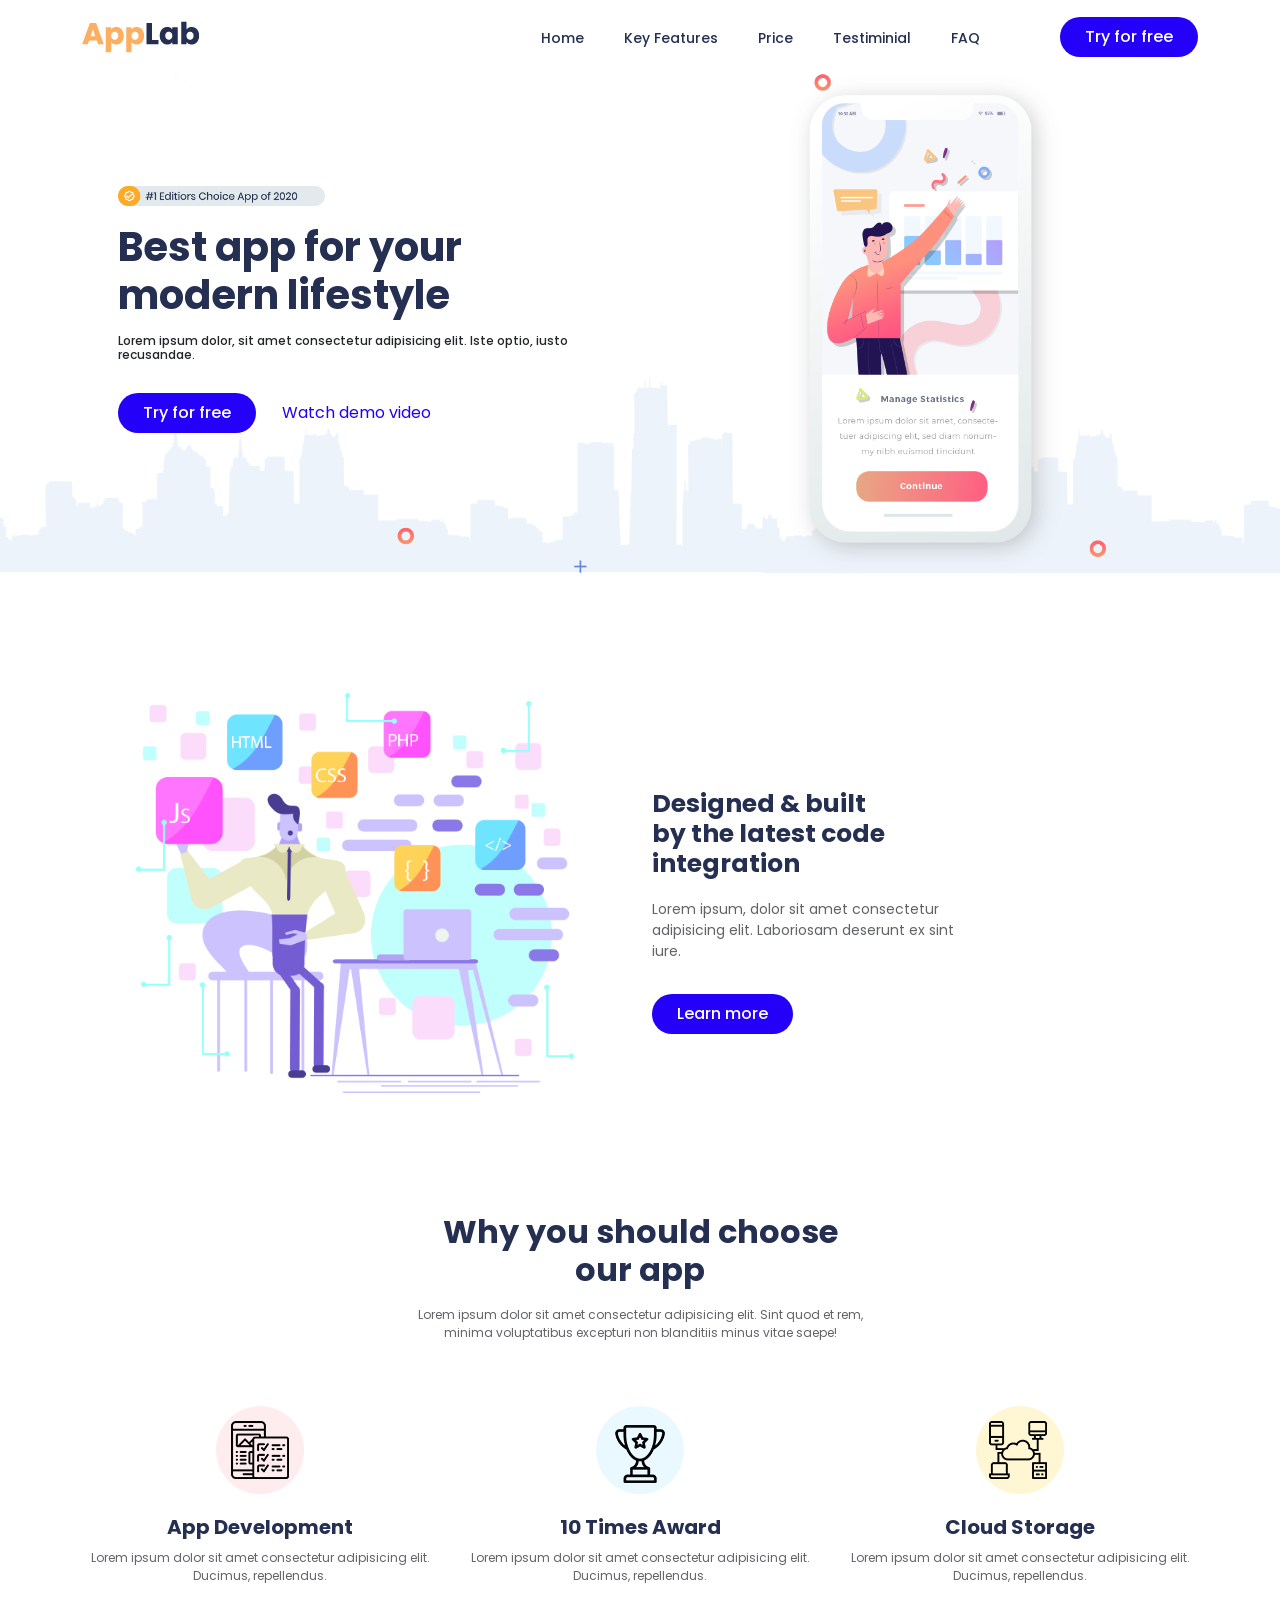
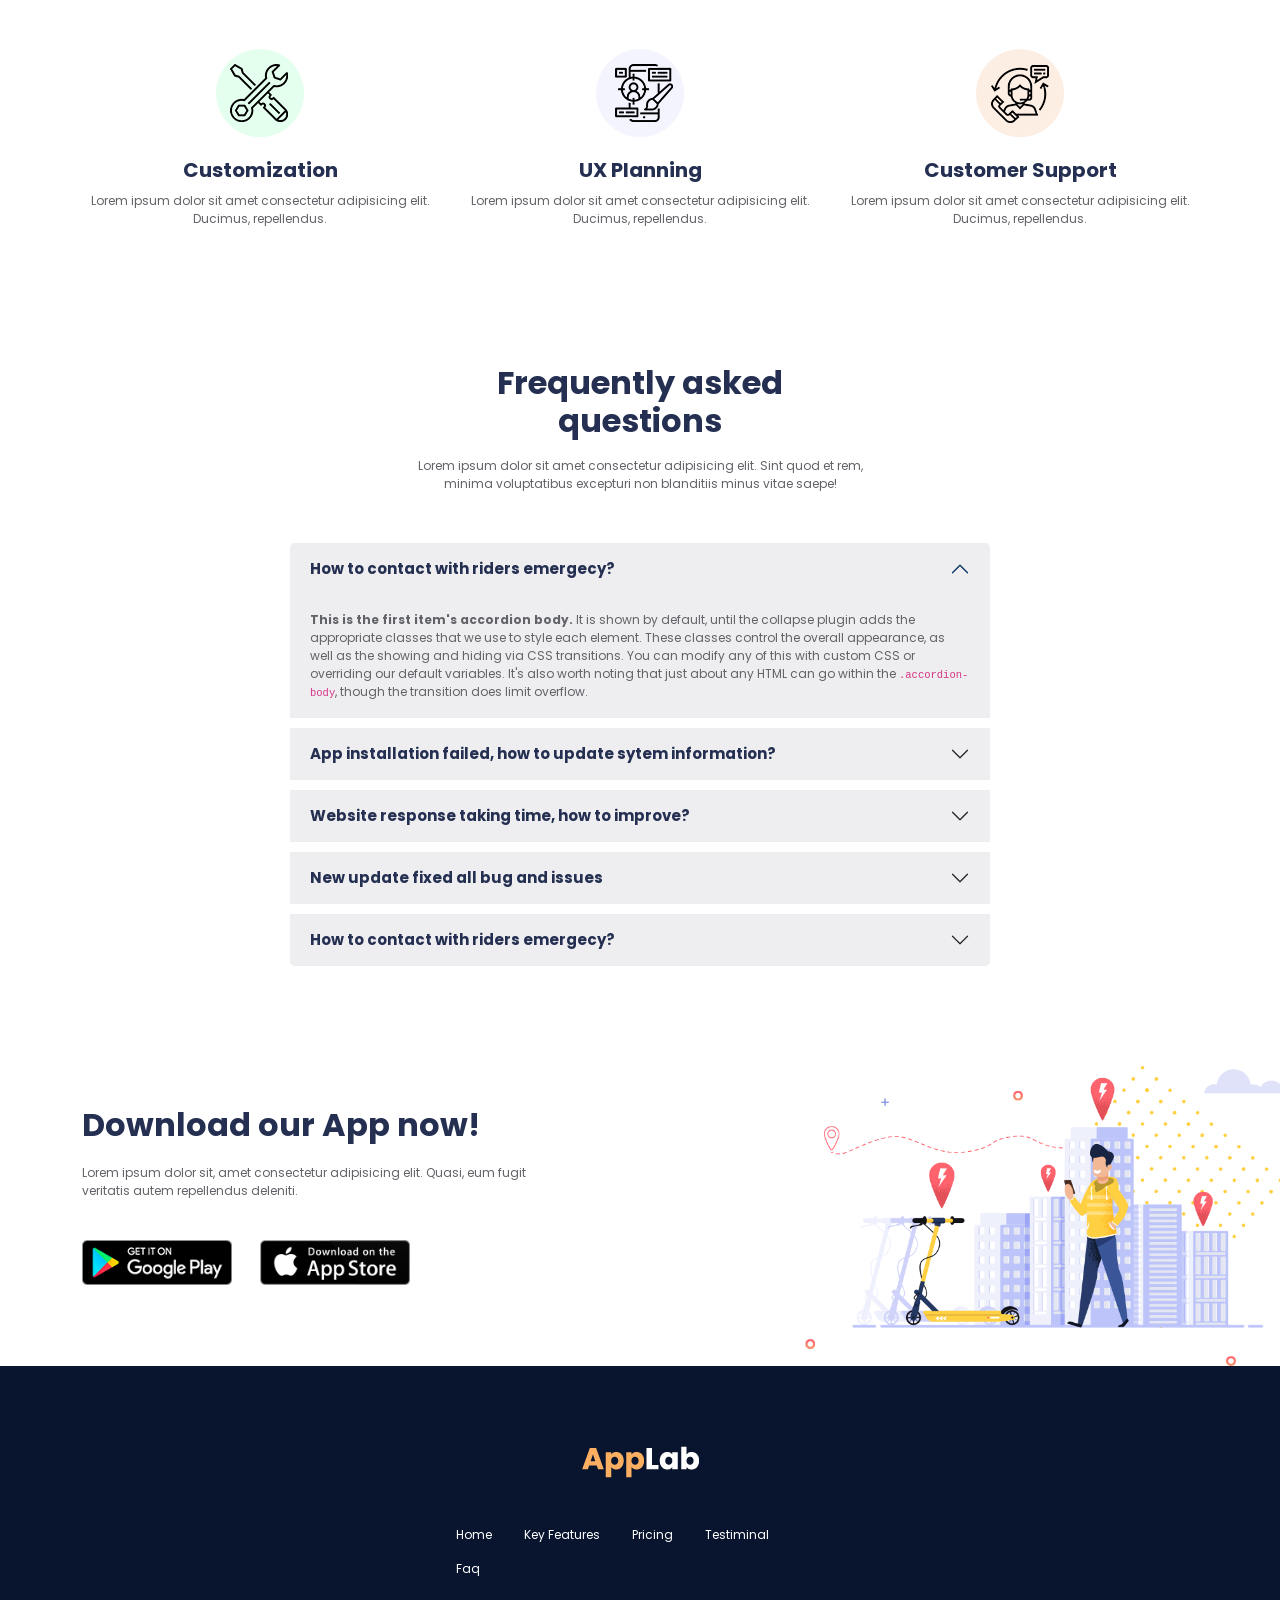
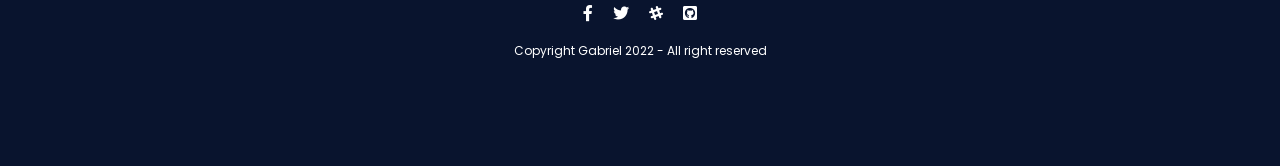
<file: desenvolvimento-site-main/index.html>
<!DOCTYPE html>
<html lang="pt-br">
<head>
    <meta charset="UTF-8">
    <meta http-equiv="X-UA-Compatible" content="IE=edge">
    <meta name="viewport" content="width=device-width, initial-scale=1.0">
    <title>AppLab WebSite</title>
    <link rel="preconnect" href="https://fonts.googleapis.com">
    <link rel="preconnect" href="https://fonts.gstatic.com" crossorigin>
    <link href="https://fonts.googleapis.com/css2?family=Poppins:ital,wght@0,400;0,500;0,700;1,400;1,500;1,700&display=swap" rel="stylesheet">
    <link href="https://cdn.jsdelivr.net/npm/bootstrap@5.1.3/dist/css/bootstrap.min.css" rel="stylesheet" integrity="sha384-1BmE4kWBq78iYhFldvKuhfTAU6auU8tT94WrHftjDbrCEXSU1oBoqyl2QvZ6jIW3" crossorigin="anonymous">
    <link rel="stylesheet" href="./css/style.css">
    <link rel="stylesheet" href="https://pro.fontawesome.com/releases/v5.10.0/css/all.css" integrity="sha384-AYmEC3Yw5cVb3ZcuHtOA93w35dYTsvhLPVnYs9eStHfGJvOvKxVfELGroGkvsg+p" crossorigin="anonymous"/>
</head>
<body>
    <nav class="navbar navbar-expand-md navbar-light" id="menu-superior">
        <div class="container">
          <a class="navbar-brand" href="#">
              <img src="./img/AppLab.png" alt="">
          </a>
          <button class="navbar-toggler" type="button" data-bs-toggle="collapse" data-bs-target="#navbarSupportedContent" aria-controls="navbarSupportedContent" aria-expanded="false" aria-label="Toggle navigation">
            <span class="navbar-toggler-icon"></span>
          </button>
            <div class="collapse navbar-collapse" id="navbarSupportedContent">
                <ul class="ms-auto navbar-nav mb-2">
                    <li class="nav-item me-4">
                        <a class="nav-link" aria-current="page" href="#">Home</a>
                    </li>
                    <li class="nav-item me-4">
                        <a class="nav-link" href="#">Key Features</a>
                    </li>
                    <li class="nav-item me-4">
                        <a class="nav-link" href="#">Price</a>
                    </li>
                    <li class="nav-item me-4">
                        <a class="nav-link" href="#">Testiminial</a>
                    </li>
                    <li class="nav-item me-4">
                        <a class="nav-link" href="#">FAQ</a>
                    </li>
                </ul>
                <button class="btn-applab ms-5">Try for free</button>
            </div>
        </div>
    </nav>

    <div id="cidadezinha">
        <div id="apresentacao">
            <div class="container">
                <div class="row">
                    <div class="col-md-6 ps-5" id="titulo">
                        <img src="./img/_1 Editiors Choice App of 2020.png" alt="" height="20px">
                        <h1 class="mt-3">Best app for your modern lifestyle</h1>
                        <h5>Lorem ipsum dolor, sit amet consectetur adipisicing elit. Iste optio, iusto recusandae.</h5>
                        <button class="btn-applab me-3">Try for free</button>
                        <button class="btn-applab-limpo">Watch demo video</button>
                    </div>
                    <div class="col-md-6 text-center">
                        <img src="./img/Vector Smart Object.png" alt="" id="imagem-celular">
                    </div>
                </div>
            </div>
        </div>
    </div>

    <div id="sobre">
        <div class="container">
            <div class="row">
                <div class="col-md-6 text-center">
                    <img src="./img/Vector Smart Object3.png" alt="">
                </div>
                <div class="col-md-6">
                    <h2 class="mt-5 pt-5">Designed & built by the latest code integration</h2>
                    <p>Lorem ipsum, dolor sit amet consectetur adipisicing elit. Laboriosam deserunt ex sint iure.</p>
                    <button class="btn-applab mt-3">
                        Learn more
                    </button>
                </div>
            </div>
        </div>
    </div>

    <div id="funcionalidades" class="container mt-5 pt-5">
        <div class="text-center">
            <h2 class="pt-4 color-azul mb-3">Why you should choose our app</h2>
            <p class="text-explicativo">Lorem ipsum dolor sit amet consectetur adipisicing elit. Sint quod et rem, minima voluptatibus excepturi non blanditiis minus vitae saepe!</p>
        </div>
        
        <div id="lista-funcionalidades" class="mt-5 pt-3">
            <div class="row">
                <div class="col-md-4 text-center">
                    <img src="./img/web-design.png" alt="">
                    <h5 class="color-azul">App Development</h5>
                    <p>Lorem ipsum dolor sit amet consectetur adipisicing elit. Ducimus, repellendus.</p>
                </div>
                <div class="col-md-4 text-center">
                    <img src="./img/trophy.png" alt="">
                    <h5 class="color-azul">10 Times Award</h5>
                    <p>Lorem ipsum dolor sit amet consectetur adipisicing elit. Ducimus, repellendus.</p>
                </div>
                <div class="col-md-4 text-center">
                    <img src="./img/computer.png" alt="">
                    <h5 class="color-azul">Cloud Storage</h5>
                    <p>Lorem ipsum dolor sit amet consectetur adipisicing elit. Ducimus, repellendus.</p>
                </div>
            </div>
            <div class="row mt-5">
                <div class="col-md-4 text-center">
                    <img src="./img/customer-support.png" alt="">
                    <h5 class="color-azul">Customization</h5>
                    <p>Lorem ipsum dolor sit amet consectetur adipisicing elit. Ducimus, repellendus.</p>
                </div>
                <div class="col-md-4 text-center">
                    <img src="./img/ui.png" alt="">
                    <h5 class="color-azul">UX Planning</h5>
                    <p>Lorem ipsum dolor sit amet consectetur adipisicing elit. Ducimus, repellendus.</p>
                </div>
                <div class="col-md-4 text-center">
                    <img src="./img/customer-service.png" alt="">
                    <h5 class="color-azul">Customer Support</h5>
                    <p>Lorem ipsum dolor sit amet consectetur adipisicing elit. Ducimus, repellendus.</p>
                </div>
            </div>
        </div>
    </div>

    <div id="faq" class="container mt-5 pt-5">
        <div class="text-center">
            <h2 class="pt-4 color-azul mb-3" id="titulo-faq">Frequently asked questions</h2>
            <p class="text-explicativo">Lorem ipsum dolor sit amet consectetur adipisicing elit. Sint quod et rem, minima voluptatibus excepturi non blanditiis minus vitae saepe!</p>
        </div>

        <div class="accordion" id="accordionPanelsStayOpenExample">
            <div class="accordion-item">
              <h3 class="accordion-header" id="panelsStayOpen-headingOne">
                <button class="accordion-button" type="button" data-bs-toggle="collapse" data-bs-target="#panelsStayOpen-collapseOne" aria-expanded="true" aria-controls="panelsStayOpen-collapseOne">
                  How to contact with riders emergecy?
                </button>
              </h3>
              <div id="panelsStayOpen-collapseOne" class="accordion-collapse collapse show" aria-labelledby="panelsStayOpen-headingOne">
                <div class="accordion-body">
                  <strong>This is the first item's accordion body.</strong> It is shown by default, until the collapse plugin adds the appropriate classes that we use to style each element. These classes control the overall appearance, as well as the showing and hiding via CSS transitions. You can modify any of this with custom CSS or overriding our default variables. It's also worth noting that just about any HTML can go within the <code>.accordion-body</code>, though the transition does limit overflow.
                </div>
              </div>
            </div>
            <div class="accordion-item">
              <h3 class="accordion-header" id="panelsStayOpen-headingTwo">
                <button class="accordion-button collapsed" type="button" data-bs-toggle="collapse" data-bs-target="#panelsStayOpen-collapseTwo" aria-expanded="false" aria-controls="panelsStayOpen-collapseTwo">
                  App installation failed, how to update sytem information?
                </button>
              </h3>
              <div id="panelsStayOpen-collapseTwo" class="accordion-collapse collapse" aria-labelledby="panelsStayOpen-headingTwo">
                <div class="accordion-body">
                  <strong>This is the second item's accordion body.</strong> It is hidden by default, until the collapse plugin adds the appropriate classes that we use to style each element. These classes control the overall appearance, as well as the showing and hiding via CSS transitions. You can modify any of this with custom CSS or overriding our default variables. It's also worth noting that just about any HTML can go within the <code>.accordion-body</code>, though the transition does limit overflow.
                </div>
              </div>
            </div>
            <div class="accordion-item">
              <h3 class="accordion-header" id="panelsStayOpen-headingThree">
                <button class="accordion-button collapsed" type="button" data-bs-toggle="collapse" data-bs-target="#panelsStayOpen-collapseThree" aria-expanded="false" aria-controls="panelsStayOpen-collapseThree">
                  Website response taking time, how to improve?
                </button>
              </h3>
              <div id="panelsStayOpen-collapseThree" class="accordion-collapse collapse" aria-labelledby="panelsStayOpen-headingThree">
                <div class="accordion-body">
                  <strong>This is the third item's accordion body.</strong> It is hidden by default, until the collapse plugin adds the appropriate classes that we use to style each element. These classes control the overall appearance, as well as the showing and hiding via CSS transitions. You can modify any of this with custom CSS or overriding our default variables. It's also worth noting that just about any HTML can go within the <code>.accordion-body</code>, though the transition does limit overflow.
                </div>
              </div>
            </div>
            <div class="accordion-item">
                <h3 class="accordion-header" id="panelsStayOpen-headingFour">
                  <button class="accordion-button collapsed" type="button" data-bs-toggle="collapse" data-bs-target="#panelsStayOpen-collapseFour" aria-expanded="false" aria-controls="panelsStayOpen-collapseFour">
                    New update fixed all bug and issues
                  </button>
                </h3>
                <div id="panelsStayOpen-collapseThree" class="accordion-collapse collapse" aria-labelledby="panelsStayOpen-headingFour">
                  <div class="accordion-body">
                    <strong>This is the third item's accordion body.</strong> It is hidden by default, until the collapse plugin adds the appropriate classes that we use to style each element. These classes control the overall appearance, as well as the showing and hiding via CSS transitions. You can modify any of this with custom CSS or overriding our default variables. It's also worth noting that just about any HTML can go within the <code>.accordion-body</code>, though the transition does limit overflow.
                  </div>
                </div>
              </div>
              <div class="accordion-item">
                <h3 class="accordion-header" id="panelsStayOpen-headingFour">
                  <button class="accordion-button collapsed" type="button" data-bs-toggle="collapse" data-bs-target="#panelsStayOpen-collapseThree" aria-expanded="false" aria-controls="panelsStayOpen-collapseFour">
                    How to contact with riders emergecy?
                  </button>
                </h3>
                <div id="panelsStayOpen-collapsefive" class="accordion-collapse collapse" aria-labelledby="panelsStayOpen-headingFive">
                  <div class="accordion-body">
                    <strong>This is the third item's accordion body.</strong> It is hidden by default, until the collapse plugin adds the appropriate classes that we use to style each element. These classes control the overall appearance, as well as the showing and hiding via CSS transitions. You can modify any of this with custom CSS or overriding our default variables. It's also worth noting that just about any HTML can go within the <code>.accordion-body</code>, though the transition does limit overflow.
                  </div>
                </div>
              </div>
        </div>
    </div>

    <div id="download">
        <div class="container">
            <h2 class="color-azul">Download our App now!</h2>  
            <p>Lorem ipsum dolor sit, amet consectetur adipisicing elit. Quasi, eum fugit veritatis autem repellendus deleniti.</p>
            <img src="./img/en_badge_web_generic.png" alt="" class="me-4">
            <img src="./img/download-on-the-app-store-apple.png" alt="">
        </div>
    </div>

    <footer class="text-center text-white">
        <img src="./img/AppLab2.png" alt="">
        <div class="menu-inferior">
            <ul class="nav">
                <li class="nav-item">
                    <a class="nav-link active" href="#">Home</a>
                </li>
                <li class="nav-item">
                    <a class="nav-link" href="#">Key Features</a>
                </li>
                <li class="nav-item">
                    <a class="nav-link" href="#">Pricing</a>
                </li>
                <li class="nav-item">
                    <a class="nav-link">Testiminal</a>
                </li>
                <li class="nav-item">
                    <a class="nav-link">Faq</a>
                </li>
            </ul>
        </div>
        <div class="my-3">
            <i class="fab fa-facebook-f me-3"></i>
            <i class="fab fa-twitter me-3"></i>
            <i class="fab fa-slack-hash me-3"></i>
            <i class="fab fa-github-square"></i>
        </div>
        

        <p>Copyright Gabriel 2022 - All right reserved</p>


    </footer>

    <script src="https://cdn.jsdelivr.net/npm/@popperjs/core@2.10.2/dist/umd/popper.min.js" integrity="sha384-7+zCNj/IqJ95wo16oMtfsKbZ9ccEh31eOz1HGyDuCQ6wgnyJNSYdrPa03rtR1zdB" crossorigin="anonymous"></script>
    <script src="https://cdn.jsdelivr.net/npm/bootstrap@5.1.3/dist/js/bootstrap.min.js" integrity="sha384-QJHtvGhmr9XOIpI6YVutG+2QOK9T+ZnN4kzFN1RtK3zEFEIsxhlmWl5/YESvpZ13" crossorigin="anonymous"></script>
    <script src="https://ajax.googleapis.com/ajax/libs/jquery/3.6.0/jquery.min.js"></script>
</body>
</html>
</file>
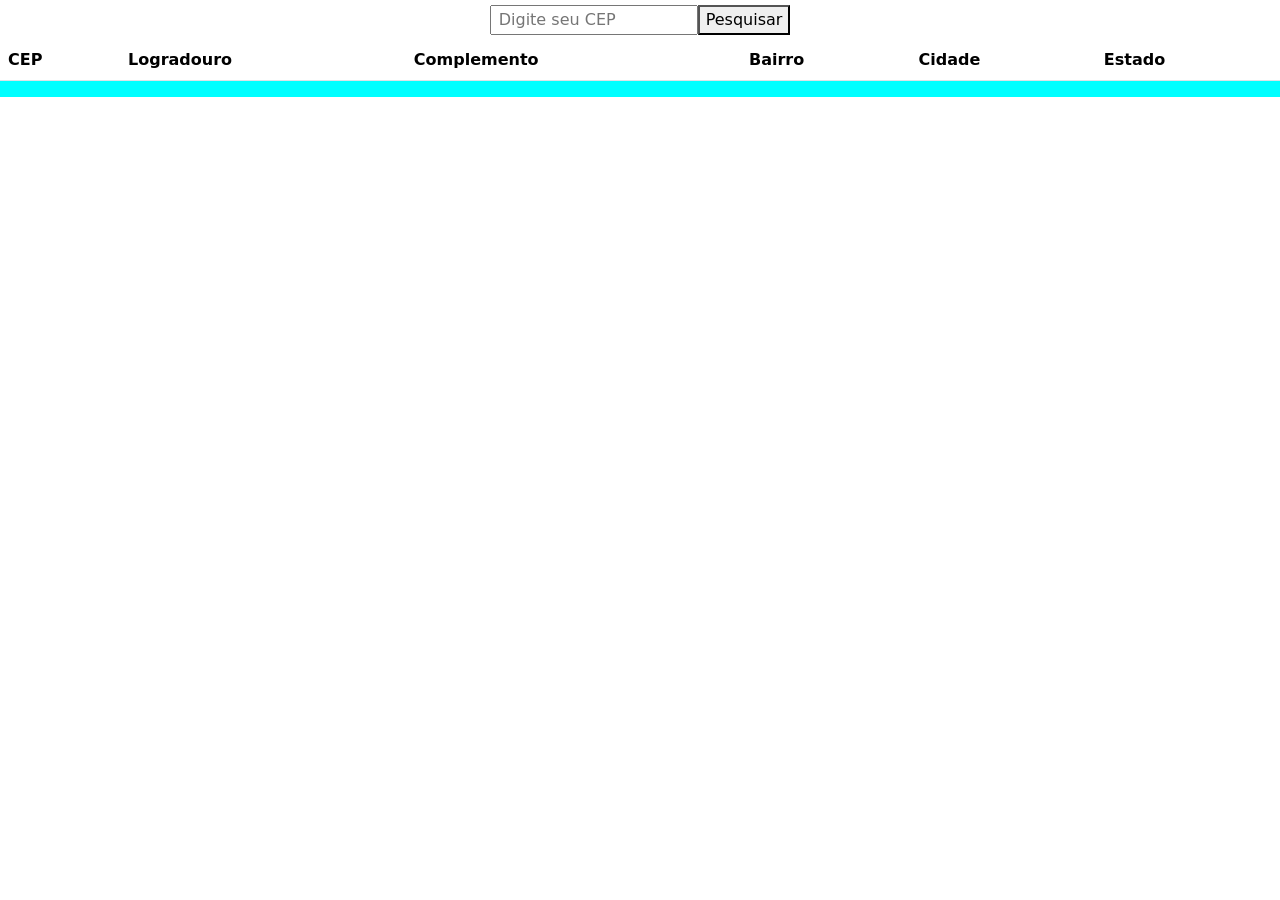
<file: Front_End/index.html>
<!DOCTYPE html>
<html lang="pt-br">
<head>
    <meta charset="UTF-8">
    <meta http-equiv="X-UA-Compatible" content="IE=edge">
    <link href="https://cdn.jsdelivr.net/npm/bootstrap@5.3.0-alpha1/dist/css/bootstrap.min.css" rel="stylesheet" integrity="sha384-GLhlTQ8iRABdZLl6O3oVMWSktQOp6b7In1Zl3/Jr59b6EGGoI1aFkw7cmDA6j6gD" crossorigin="anonymous">
    <link rel="stylesheet" href="./style/style.css">
    <meta name="viewport" content="width=device-width, initial-scale=1.0">
    <title>Front End</title>
</head>
<body>
    <div id="background"></div>
    <div id="pesquesar">
        <input type="number" id="cepDigitado" placeholder=" Digite seu CEP">
        <button onclick="pesquisarCep()">Pesquisar</button>
        <div class="spinner-border" role="status" id="spinner">
            <span class="visually-hidden">Loading...</span>
        </div>
    </div>

    <div id="list">
        <table id="listagem" class="table">
            <tr>
                <th>CEP</th>
                <th>Logradouro</th>
                <th>Complemento</th>
                <th>Bairro</th>
                <th>Cidade</th>
                <th>Estado</th>
            </tr>
            
        </table>
    </div>

    <script src="./script/main.js"></script>
    <script src="https://cdn.jsdelivr.net/npm/bootstrap@5.3.0-alpha1/dist/js/bootstrap.bundle.min.js" integrity="sha384-w76AqPfDkMBDXo30jS1Sgez6pr3x5MlQ1ZAGC+nuZB+EYdgRZgiwxhTBTkF7CXvN" crossorigin="anonymous"></script>
</body>
</html>
</file>
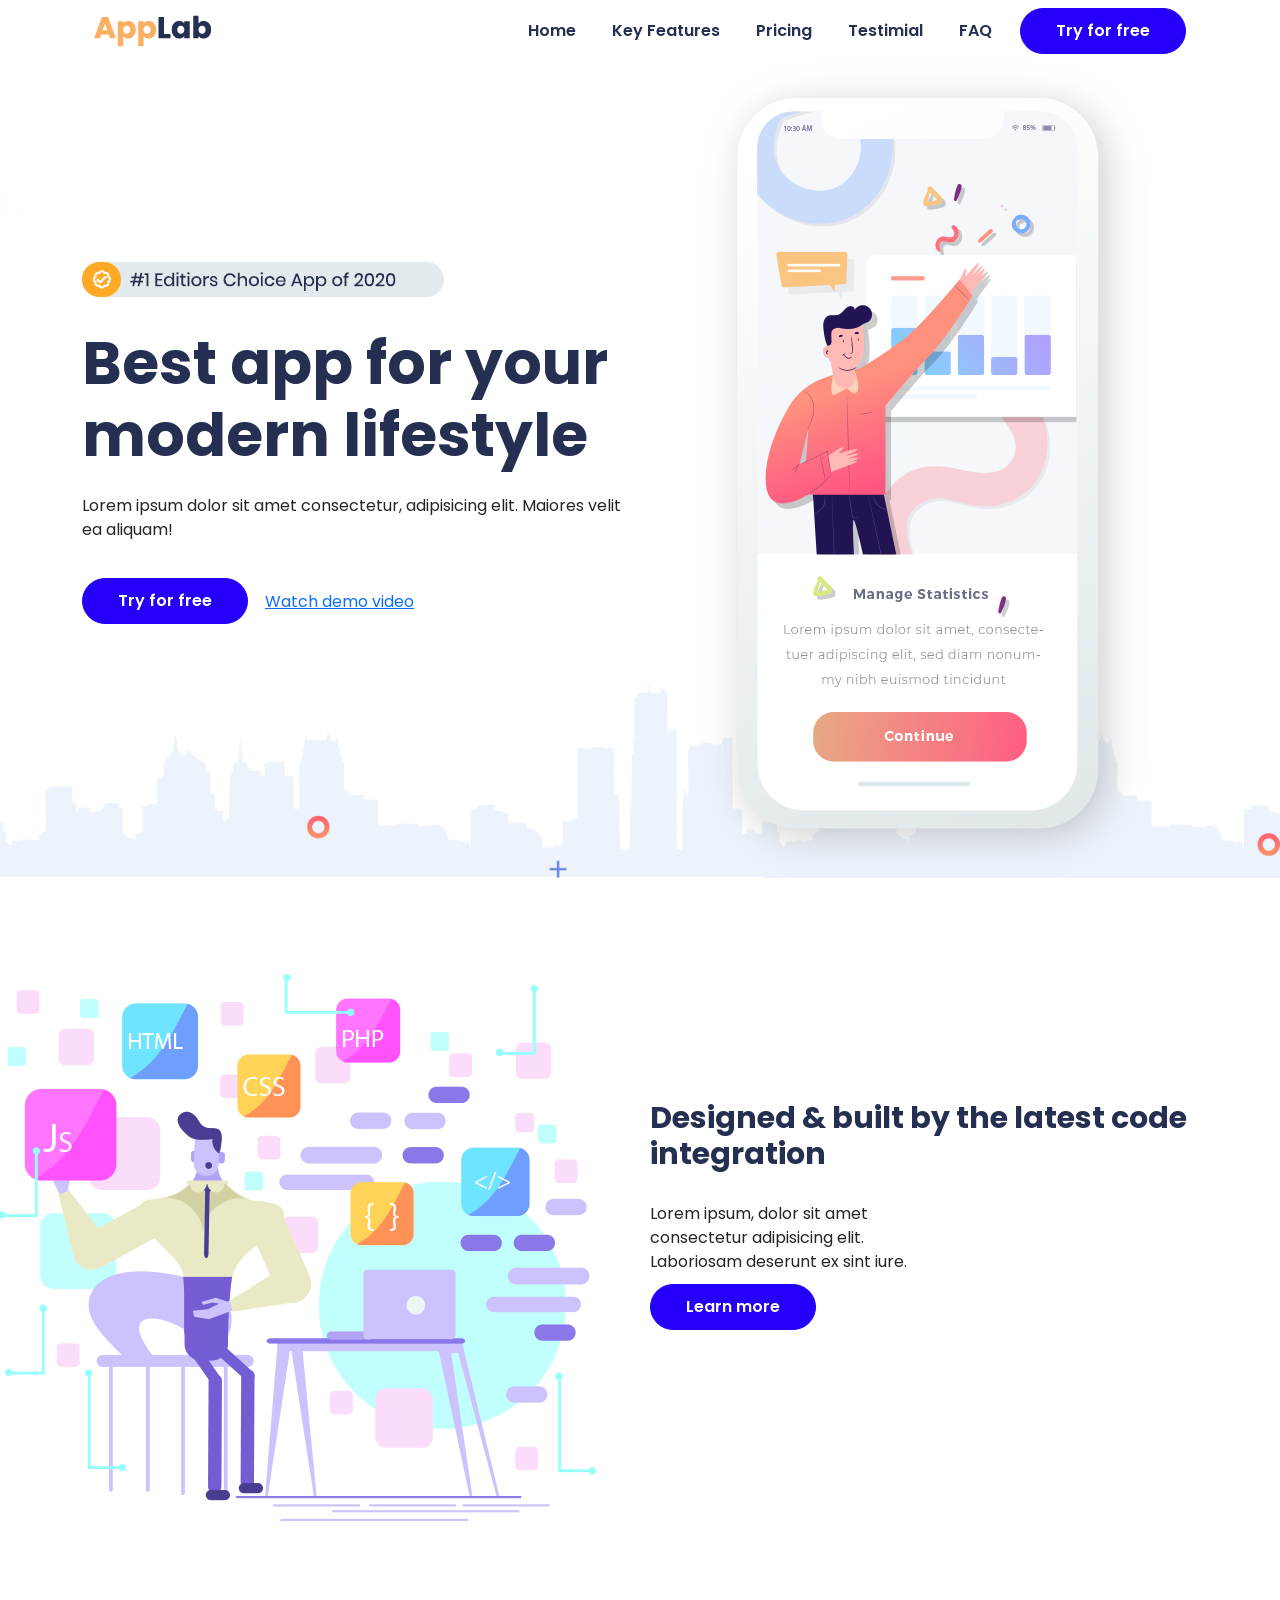
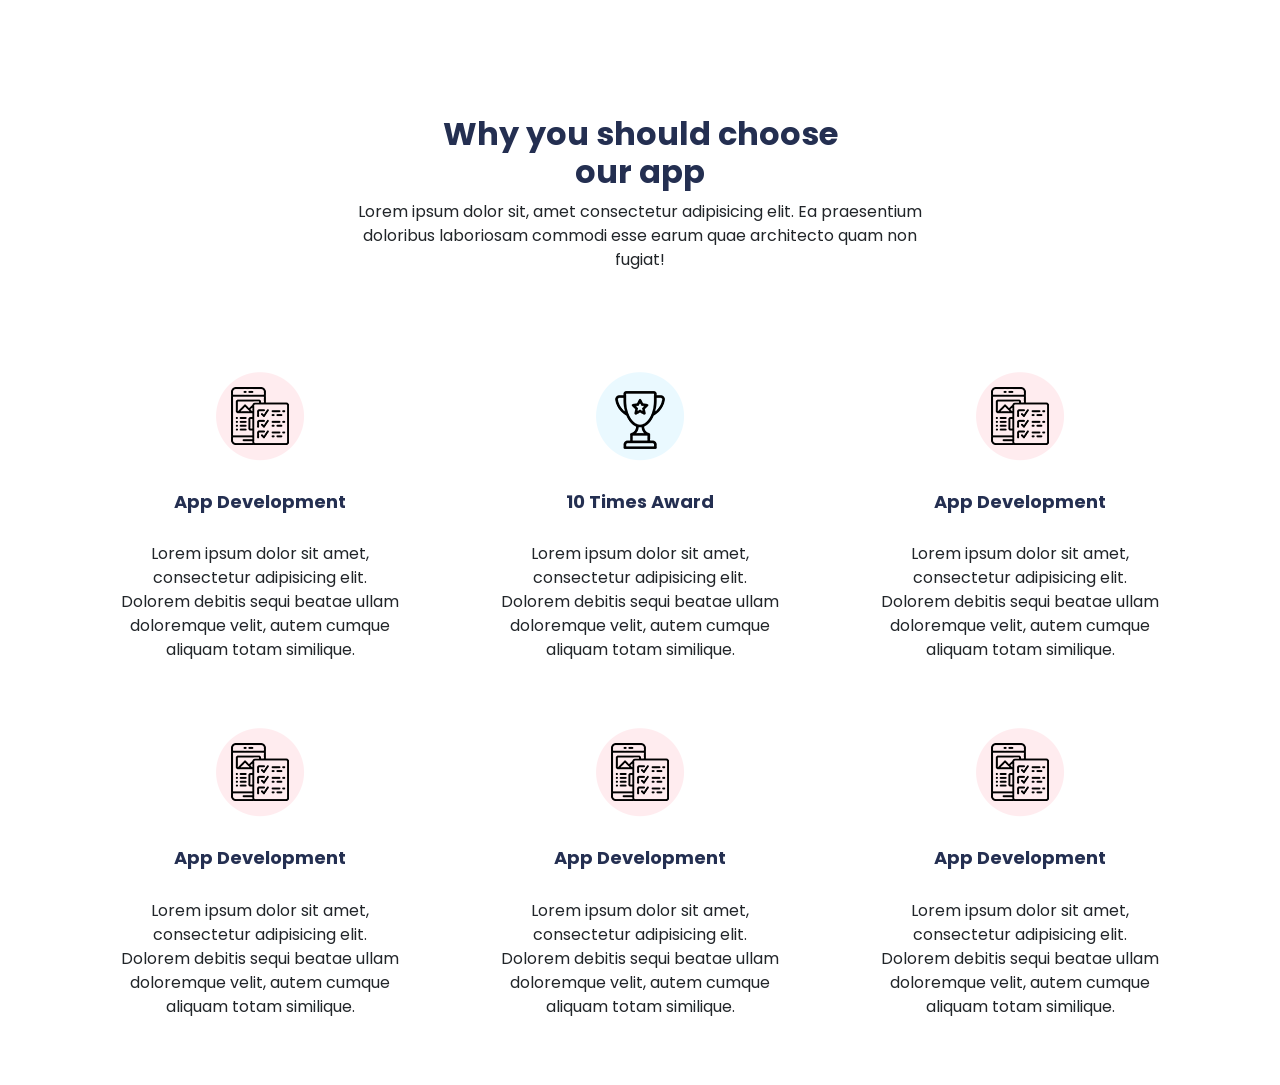
<file: site/index.html>
<!DOCTYPE html>
<html lang="en">
<head>
    <meta charset="UTF-8">
    <meta http-equiv="X-UA-Compatible" content="IE=edge">
    <meta name="viewport" content="width=device-width, initial-scale=1.0">
    <title>AppLab</title>
    <link rel="stylesheet" href="./style.css">
    <link href="https://cdn.jsdelivr.net/npm/bootstrap@5.3.0-alpha1/dist/css/bootstrap.min.css" rel="stylesheet" integrity="sha384-GLhlTQ8iRABdZLl6O3oVMWSktQOp6b7In1Zl3/Jr59b6EGGoI1aFkw7cmDA6j6gD" crossorigin="anonymous">
    <link rel="preconnect" href="https://fonts.googleapis.com">
    <link rel="preconnect" href="https://fonts.gstatic.com" crossorigin>
    <link href="https://fonts.googleapis.com/css2?family=Poppins:ital,wght@0,400;0,600;0,700;1,400&display=swap" rel="stylesheet">
</head>
<body id="pagina">
    <div class="container">
        <nav class="navbar navbar-expand-lg">
            <div class="container-fluid">
              <a class="navbar-brand" href="#">
                <img src="./img/AppLab.png" alt="">
              </a>
              <button class="navbar-toggler" type="button" data-bs-toggle="collapse" data-bs-target="#navbarSupportedContent" aria-controls="navbarSupportedContent" aria-expanded="false" aria-label="Toggle navigation">
                <span class="navbar-toggler-icon"></span>
              </button>
              <div class="collapse navbar-collapse" id="navbarSupportedContent">
                <ul class="navbar-nav ms-auto mb-2 mb-lg-0">
                  <li class="nav-item">
                    <a class="nav-link active" aria-current="page" href="#">Home</a>
                  </li>
                  <li class="nav-item">
                    <a class="nav-link active" aria-current="page" href="#">Key Features</a>
                  </li>
                  <li class="nav-item">
                    <a class="nav-link active" aria-current="page" href="#">Pricing</a>
                  </li>
                  <li class="nav-item">
                    <a class="nav-link active" aria-current="page" href="#">Testimial</a>
                  </li>
                  <li class="nav-item">
                    <a class="nav-link active" aria-current="page" href="#">FAQ</a>
                  </li>
                </ul>
                <form class="d-flex" role="search">
                  <button class="botao-azul" type="submit">Try for free</button>
                </form>
              </div>
            </div>
          </nav>
    </div>

    <section id="home">
        <div class="container">
            <div class="row">
                <div class="col-md-6" id="esquerdo">
                    <img src="./img/_1 Editiors Choice App of 2020.png" alt="">
                    <h1>Best app for your modern lifestyle</h1>
                    <p>Lorem ipsum dolor sit amet consectetur, adipisicing elit. Maiores velit ea aliquam!</p>
                    <button class="botao-azul">Try for free</button>
                    <button class="btn btn-link">Watch demo video</button>
                </div>
                <div class="col-md-6 text-center" id="direito">
                    <img src="./img/Vector Smart Object.png" alt="">
                </div>
            </div>
        </div>
    </section>
    <div class="containerDesigned mt-5 pt-5" >
      <section id="designed" class="text- ">
        <div class="row">
          <div class="col-md-6"> 
            <img src="./img/Vector Smart Object3.png" alt="">
          </div>

          <div class="col-md-6 mt-5 pt-5 d-flex flex-column align-items-baseline" >
            <h3>Designed & built by the latest code integration</h3>
            <p>Lorem ipsum, dolor sit amet consectetur adipisicing elit. Laboriosam deserunt ex sint iure.</p>
            <button class="botao-azul">Learn more</button>
          </div>

        </div>

      </section>
    </div> 

    <div class="container mt-5 pt-5">
        <section id="features" class="text-center mt-5">
            <div class="justify-content-center d-flex flex-column align-items-center">
                <h2>Why you should choose our app</h2>
                <p>Lorem ipsum dolor sit, amet consectetur adipisicing elit. Ea praesentium doloribus laboriosam commodi esse earum quae architecto quam non fugiat!</p>
            </div>
            
            

            <div class="row">
                <div class="col-md-4">
                    <img src="./img/web-design.png" alt="">
                    <h4>App Development</h4>
                    <p>Lorem ipsum dolor sit amet, consectetur adipisicing elit. Dolorem debitis sequi beatae ullam doloremque velit, autem cumque aliquam totam similique.</p>
                </div>
                <div class="col-md-4">
                    <img src="./img/trophy.png" alt="">
                    <h4>10 Times Award</h4>
                    <p>Lorem ipsum dolor sit amet, consectetur adipisicing elit. Dolorem debitis sequi beatae ullam doloremque velit, autem cumque aliquam totam similique.</p>
                </div>
                <div class="col-md-4">
                    <img src="./img/web-design.png" alt="">
                    <h4>App Development</h4>
                    <p>Lorem ipsum dolor sit amet, consectetur adipisicing elit. Dolorem debitis sequi beatae ullam doloremque velit, autem cumque aliquam totam similique.</p>
                </div>
                <div class="col-md-4">
                    <img src="./img/web-design.png" alt="">
                    <h4>App Development</h4>
                    <p>Lorem ipsum dolor sit amet, consectetur adipisicing elit. Dolorem debitis sequi beatae ullam doloremque velit, autem cumque aliquam totam similique.</p>
                </div>
                <div class="col-md-4">
                    <img src="./img/web-design.png" alt="">
                    <h4>App Development</h4>
                    <p>Lorem ipsum dolor sit amet, consectetur adipisicing elit. Dolorem debitis sequi beatae ullam doloremque velit, autem cumque aliquam totam similique.</p>
                </div>
                <div class="col-md-4">
                    <img src="./img/web-design.png" alt="">
                    <h4>App Development</h4>
                    <p>Lorem ipsum dolor sit amet, consectetur adipisicing elit. Dolorem debitis sequi beatae ullam doloremque velit, autem cumque aliquam totam similique.</p>
                </div>
            </div>
        </section>
    </div>
    


    <script src="https://cdn.jsdelivr.net/npm/bootstrap@5.3.0-alpha1/dist/js/bootstrap.bundle.min.js" integrity="sha384-w76AqPfDkMBDXo30jS1Sgez6pr3x5MlQ1ZAGC+nuZB+EYdgRZgiwxhTBTkF7CXvN" crossorigin="anonymous"></script>
</body>
</html>
</file>
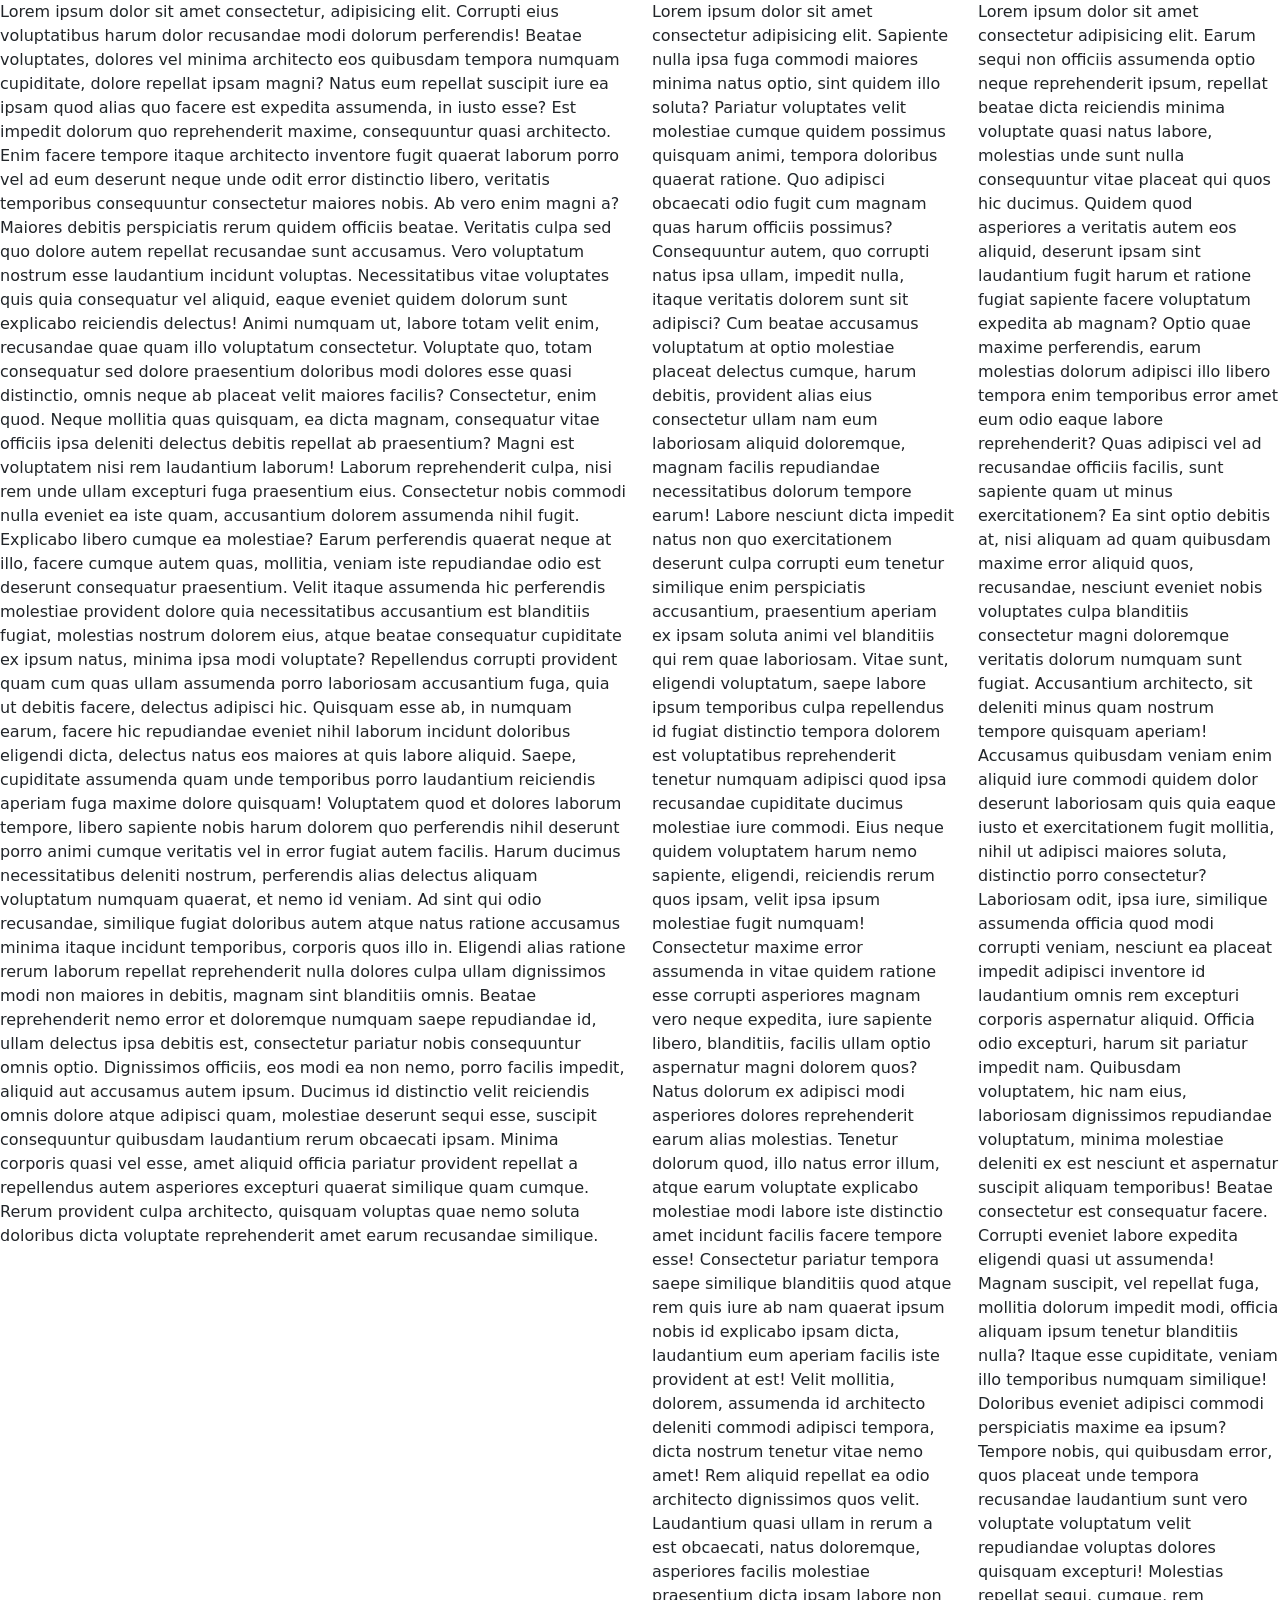
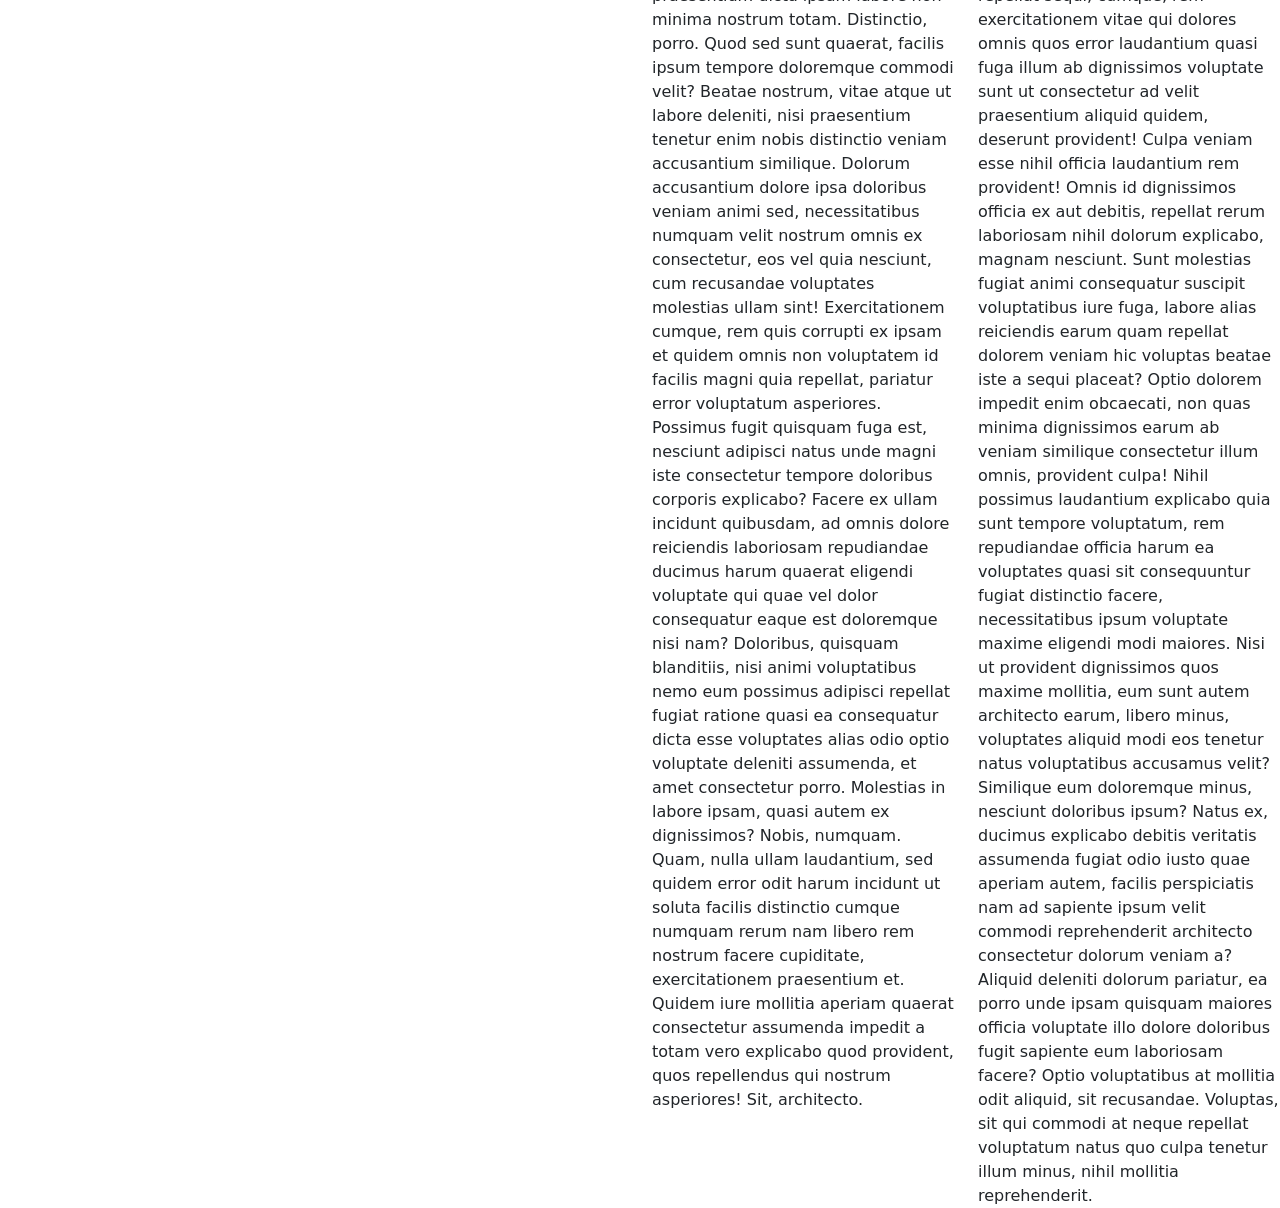
<file: html/bootstrap.htm>
<!DOCTYPE html>
<html lang="pt-br">
<head>
    <meta charset="UTF-8">
    <meta http-equiv="X-UA-Compatible" content="IE=edge">
    <meta name="viewport" content="width=device-width, initial-scale=1.0">
    <title>bootstrap</title>
    <link href="https://cdn.jsdelivr.net/npm/bootstrap@5.3.0-alpha1/dist/css/bootstrap.min.css" rel="stylesheet" integrity="sha384-GLhlTQ8iRABdZLl6O3oVMWSktQOp6b7In1Zl3/Jr59b6EGGoI1aFkw7cmDA6j6gD" crossorigin="anonymous">
</head>
<body>
    <div class="row">
        <div class="col-md-6">Lorem ipsum dolor sit amet consectetur, adipisicing elit. Corrupti eius voluptatibus harum dolor recusandae modi dolorum perferendis! Beatae voluptates, dolores vel minima architecto eos quibusdam tempora numquam cupiditate, dolore repellat ipsam magni? Natus eum repellat suscipit iure ea ipsam quod alias quo facere est expedita assumenda, in iusto esse? Est impedit dolorum quo reprehenderit maxime, consequuntur quasi architecto. Enim facere tempore itaque architecto inventore fugit quaerat laborum porro vel ad eum deserunt neque unde odit error distinctio libero, veritatis temporibus consequuntur consectetur maiores nobis. Ab vero enim magni a? Maiores debitis perspiciatis rerum quidem officiis beatae. Veritatis culpa sed quo dolore autem repellat recusandae sunt accusamus. Vero voluptatum nostrum esse laudantium incidunt voluptas. Necessitatibus vitae voluptates quis quia consequatur vel aliquid, eaque eveniet quidem dolorum sunt explicabo reiciendis delectus! Animi numquam ut, labore totam velit enim, recusandae quae quam illo voluptatum consectetur. Voluptate quo, totam consequatur sed dolore praesentium doloribus modi dolores esse quasi distinctio, omnis neque ab placeat velit maiores facilis? Consectetur, enim quod. Neque mollitia quas quisquam, ea dicta magnam, consequatur vitae officiis ipsa deleniti delectus debitis repellat ab praesentium? Magni est voluptatem nisi rem laudantium laborum! Laborum reprehenderit culpa, nisi rem unde ullam excepturi fuga praesentium eius. Consectetur nobis commodi nulla eveniet ea iste quam, accusantium dolorem assumenda nihil fugit. Explicabo libero cumque ea molestiae? Earum perferendis quaerat neque at illo, facere cumque autem quas, mollitia, veniam iste repudiandae odio est deserunt consequatur praesentium. Velit itaque assumenda hic perferendis molestiae provident dolore quia necessitatibus accusantium est blanditiis fugiat, molestias nostrum dolorem eius, atque beatae consequatur cupiditate ex ipsum natus, minima ipsa modi voluptate? Repellendus corrupti provident quam cum quas ullam assumenda porro laboriosam accusantium fuga, quia ut debitis facere, delectus adipisci hic. Quisquam esse ab, in numquam earum, facere hic repudiandae eveniet nihil laborum incidunt doloribus eligendi dicta, delectus natus eos maiores at quis labore aliquid. Saepe, cupiditate assumenda quam unde temporibus porro laudantium reiciendis aperiam fuga maxime dolore quisquam! Voluptatem quod et dolores laborum tempore, libero sapiente nobis harum dolorem quo perferendis nihil deserunt porro animi cumque veritatis vel in error fugiat autem facilis. Harum ducimus necessitatibus deleniti nostrum, perferendis alias delectus aliquam voluptatum numquam quaerat, et nemo id veniam. Ad sint qui odio recusandae, similique fugiat doloribus autem atque natus ratione accusamus minima itaque incidunt temporibus, corporis quos illo in. Eligendi alias ratione rerum laborum repellat reprehenderit nulla dolores culpa ullam dignissimos modi non maiores in debitis, magnam sint blanditiis omnis. Beatae reprehenderit nemo error et doloremque numquam saepe repudiandae id, ullam delectus ipsa debitis est, consectetur pariatur nobis consequuntur omnis optio. Dignissimos officiis, eos modi ea non nemo, porro facilis impedit, aliquid aut accusamus autem ipsum. Ducimus id distinctio velit reiciendis omnis dolore atque adipisci quam, molestiae deserunt sequi esse, suscipit consequuntur quibusdam laudantium rerum obcaecati ipsam. Minima corporis quasi vel esse, amet aliquid officia pariatur provident repellat a repellendus autem asperiores excepturi quaerat similique quam cumque. Rerum provident culpa architecto, quisquam voluptas quae nemo soluta doloribus dicta voluptate reprehenderit amet earum recusandae similique.</div>
        <div class="col-xs-6 col-md-3">Lorem ipsum dolor sit amet consectetur adipisicing elit. Sapiente nulla ipsa fuga commodi maiores minima natus optio, sint quidem illo soluta? Pariatur voluptates velit molestiae cumque quidem possimus quisquam animi, tempora doloribus quaerat ratione. Quo adipisci obcaecati odio fugit cum magnam quas harum officiis possimus? Consequuntur autem, quo corrupti natus ipsa ullam, impedit nulla, itaque veritatis dolorem sunt sit adipisci? Cum beatae accusamus voluptatum at optio molestiae placeat delectus cumque, harum debitis, provident alias eius consectetur ullam nam eum laboriosam aliquid doloremque, magnam facilis repudiandae necessitatibus dolorum tempore earum! Labore nesciunt dicta impedit natus non quo exercitationem deserunt culpa corrupti eum tenetur similique enim perspiciatis accusantium, praesentium aperiam ex ipsam soluta animi vel blanditiis qui rem quae laboriosam. Vitae sunt, eligendi voluptatum, saepe labore ipsum temporibus culpa repellendus id fugiat distinctio tempora dolorem est voluptatibus reprehenderit tenetur numquam adipisci quod ipsa recusandae cupiditate ducimus molestiae iure commodi. Eius neque quidem voluptatem harum nemo sapiente, eligendi, reiciendis rerum quos ipsam, velit ipsa ipsum molestiae fugit numquam! Consectetur maxime error assumenda in vitae quidem ratione esse corrupti asperiores magnam vero neque expedita, iure sapiente libero, blanditiis, facilis ullam optio aspernatur magni dolorem quos? Natus dolorum ex adipisci modi asperiores dolores reprehenderit earum alias molestias. Tenetur dolorum quod, illo natus error illum, atque earum voluptate explicabo molestiae modi labore iste distinctio amet incidunt facilis facere tempore esse! Consectetur pariatur tempora saepe similique blanditiis quod atque rem quis iure ab nam quaerat ipsum nobis id explicabo ipsam dicta, laudantium eum aperiam facilis iste provident at est! Velit mollitia, dolorem, assumenda id architecto deleniti commodi adipisci tempora, dicta nostrum tenetur vitae nemo amet! Rem aliquid repellat ea odio architecto dignissimos quos velit. Laudantium quasi ullam in rerum a est obcaecati, natus doloremque, asperiores facilis molestiae praesentium dicta ipsam labore non minima nostrum totam. Distinctio, porro. Quod sed sunt quaerat, facilis ipsum tempore doloremque commodi velit? Beatae nostrum, vitae atque ut labore deleniti, nisi praesentium tenetur enim nobis distinctio veniam accusantium similique. Dolorum accusantium dolore ipsa doloribus veniam animi sed, necessitatibus numquam velit nostrum omnis ex consectetur, eos vel quia nesciunt, cum recusandae voluptates molestias ullam sint! Exercitationem cumque, rem quis corrupti ex ipsam et quidem omnis non voluptatem id facilis magni quia repellat, pariatur error voluptatum asperiores. Possimus fugit quisquam fuga est, nesciunt adipisci natus unde magni iste consectetur tempore doloribus corporis explicabo? Facere ex ullam incidunt quibusdam, ad omnis dolore reiciendis laboriosam repudiandae ducimus harum quaerat eligendi voluptate qui quae vel dolor consequatur eaque est doloremque nisi nam? Doloribus, quisquam blanditiis, nisi animi voluptatibus nemo eum possimus adipisci repellat fugiat ratione quasi ea consequatur dicta esse voluptates alias odio optio voluptate deleniti assumenda, et amet consectetur porro. Molestias in labore ipsam, quasi autem ex dignissimos? Nobis, numquam. Quam, nulla ullam laudantium, sed quidem error odit harum incidunt ut soluta facilis distinctio cumque numquam rerum nam libero rem nostrum facere cupiditate, exercitationem praesentium et. Quidem iure mollitia aperiam quaerat consectetur assumenda impedit a totam vero explicabo quod provident, quos repellendus qui nostrum asperiores! Sit, architecto.</div>
        <div class="col-xs-6 col-md-3">Lorem ipsum dolor sit amet consectetur adipisicing elit. Earum sequi non officiis assumenda optio neque reprehenderit ipsum, repellat beatae dicta reiciendis minima voluptate quasi natus labore, molestias unde sunt nulla consequuntur vitae placeat qui quos hic ducimus. Quidem quod asperiores a veritatis autem eos aliquid, deserunt ipsam sint laudantium fugit harum et ratione fugiat sapiente facere voluptatum expedita ab magnam? Optio quae maxime perferendis, earum molestias dolorum adipisci illo libero tempora enim temporibus error amet eum odio eaque labore reprehenderit? Quas adipisci vel ad recusandae officiis facilis, sunt sapiente quam ut minus exercitationem? Ea sint optio debitis at, nisi aliquam ad quam quibusdam maxime error aliquid quos, recusandae, nesciunt eveniet nobis voluptates culpa blanditiis consectetur magni doloremque veritatis dolorum numquam sunt fugiat. Accusantium architecto, sit deleniti minus quam nostrum tempore quisquam aperiam! Accusamus quibusdam veniam enim aliquid iure commodi quidem dolor deserunt laboriosam quis quia eaque iusto et exercitationem fugit mollitia, nihil ut adipisci maiores soluta, distinctio porro consectetur? Laboriosam odit, ipsa iure, similique assumenda officia quod modi corrupti veniam, nesciunt ea placeat impedit adipisci inventore id laudantium omnis rem excepturi corporis aspernatur aliquid. Officia odio excepturi, harum sit pariatur impedit nam. Quibusdam voluptatem, hic nam eius, laboriosam dignissimos repudiandae voluptatum, minima molestiae deleniti ex est nesciunt et aspernatur suscipit aliquam temporibus! Beatae consectetur est consequatur facere. Corrupti eveniet labore expedita eligendi quasi ut assumenda! Magnam suscipit, vel repellat fuga, mollitia dolorum impedit modi, officia aliquam ipsum tenetur blanditiis nulla? Itaque esse cupiditate, veniam illo temporibus numquam similique! Doloribus eveniet adipisci commodi perspiciatis maxime ea ipsum? Tempore nobis, qui quibusdam error, quos placeat unde tempora recusandae laudantium sunt vero voluptate voluptatum velit repudiandae voluptas dolores quisquam excepturi! Molestias repellat sequi, cumque, rem exercitationem vitae qui dolores omnis quos error laudantium quasi fuga illum ab dignissimos voluptate sunt ut consectetur ad velit praesentium aliquid quidem, deserunt provident! Culpa veniam esse nihil officia laudantium rem provident! Omnis id dignissimos officia ex aut debitis, repellat rerum laboriosam nihil dolorum explicabo, magnam nesciunt. Sunt molestias fugiat animi consequatur suscipit voluptatibus iure fuga, labore alias reiciendis earum quam repellat dolorem veniam hic voluptas beatae iste a sequi placeat? Optio dolorem impedit enim obcaecati, non quas minima dignissimos earum ab veniam similique consectetur illum omnis, provident culpa! Nihil possimus laudantium explicabo quia sunt tempore voluptatum, rem repudiandae officia harum ea voluptates quasi sit consequuntur fugiat distinctio facere, necessitatibus ipsum voluptate maxime eligendi modi maiores. Nisi ut provident dignissimos quos maxime mollitia, eum sunt autem architecto earum, libero minus, voluptates aliquid modi eos tenetur natus voluptatibus accusamus velit? Similique eum doloremque minus, nesciunt doloribus ipsum? Natus ex, ducimus explicabo debitis veritatis assumenda fugiat odio iusto quae aperiam autem, facilis perspiciatis nam ad sapiente ipsum velit commodi reprehenderit architecto consectetur dolorum veniam a? Aliquid deleniti dolorum pariatur, ea porro unde ipsam quisquam maiores officia voluptate illo dolore doloribus fugit sapiente eum laboriosam facere? Optio voluptatibus at mollitia odit aliquid, sit recusandae. Voluptas, sit qui commodi at neque repellat voluptatum natus quo culpa tenetur illum minus, nihil mollitia reprehenderit.</div>
        <!-- <div class="col">Lorem ipsum dolor sit amet consectetur, adipisicing elit. Corrupti eius voluptatibus harum dolor recusandae modi dolorum perferendis! Beatae voluptates, dolores vel minima architecto eos quibusdam tempora numquam cupiditate, dolore repellat ipsam magni? Natus eum repellat suscipit iure ea ipsam quod alias quo facere est expedita assumenda, in iusto esse? Est impedit dolorum quo reprehenderit maxime, consequuntur quasi architecto. Enim facere tempore itaque architecto inventore fugit quaerat laborum porro vel ad eum deserunt neque unde odit error distinctio libero, veritatis temporibus consequuntur consectetur maiores nobis. Ab vero enim magni a? Maiores debitis perspiciatis rerum quidem officiis beatae. Veritatis culpa sed quo dolore autem repellat recusandae sunt accusamus. Vero voluptatum nostrum esse laudantium incidunt voluptas. Necessitatibus vitae voluptates quis quia consequatur vel aliquid, eaque eveniet quidem dolorum sunt explicabo reiciendis delectus! Animi numquam ut, labore totam velit enim, recusandae quae quam illo voluptatum consectetur. Voluptate quo, totam consequatur sed dolore praesentium doloribus modi dolores esse quasi distinctio, omnis neque ab placeat velit maiores facilis? Consectetur, enim quod. Neque mollitia quas quisquam, ea dicta magnam, consequatur vitae officiis ipsa deleniti delectus debitis repellat ab praesentium? Magni est voluptatem nisi rem laudantium laborum! Laborum reprehenderit culpa, nisi rem unde ullam excepturi fuga praesentium eius. Consectetur nobis commodi nulla eveniet ea iste quam, accusantium dolorem assumenda nihil fugit. Explicabo libero cumque ea molestiae? Earum perferendis quaerat neque at illo, facere cumque autem quas, mollitia, veniam iste repudiandae odio est deserunt consequatur praesentium. Velit itaque assumenda hic perferendis molestiae provident dolore quia necessitatibus accusantium est blanditiis fugiat, molestias nostrum dolorem eius, atque beatae consequatur cupiditate ex ipsum natus, minima ipsa modi voluptate? Repellendus corrupti provident quam cum quas ullam assumenda porro laboriosam accusantium fuga, quia ut debitis facere, delectus adipisci hic. Quisquam esse ab, in numquam earum, facere hic repudiandae eveniet nihil laborum incidunt doloribus eligendi dicta, delectus natus eos maiores at quis labore aliquid. Saepe, cupiditate assumenda quam unde temporibus porro laudantium reiciendis aperiam fuga maxime dolore quisquam! Voluptatem quod et dolores laborum tempore, libero sapiente nobis harum dolorem quo perferendis nihil deserunt porro animi cumque veritatis vel in error fugiat autem facilis. Harum ducimus necessitatibus deleniti nostrum, perferendis alias delectus aliquam voluptatum numquam quaerat, et nemo id veniam. Ad sint qui odio recusandae, similique fugiat doloribus autem atque natus ratione accusamus minima itaque incidunt temporibus, corporis quos illo in. Eligendi alias ratione rerum laborum repellat reprehenderit nulla dolores culpa ullam dignissimos modi non maiores in debitis, magnam sint blanditiis omnis. Beatae reprehenderit nemo error et doloremque numquam saepe repudiandae id, ullam delectus ipsa debitis est, consectetur pariatur nobis consequuntur omnis optio. Dignissimos officiis, eos modi ea non nemo, porro facilis impedit, aliquid aut accusamus autem ipsum. Ducimus id distinctio velit reiciendis omnis dolore atque adipisci quam, molestiae deserunt sequi esse, suscipit consequuntur quibusdam laudantium rerum obcaecati ipsam. Minima corporis quasi vel esse, amet aliquid officia pariatur provident repellat a repellendus autem asperiores excepturi quaerat similique quam cumque. Rerum provident culpa architecto, quisquam voluptas quae nemo soluta doloribus dicta voluptate reprehenderit amet earum recusandae similique.</div>
        <div class="col">Lorem ipsum dolor sit amet consectetur adipisicing elit. Sapiente nulla ipsa fuga commodi maiores minima natus optio, sint quidem illo soluta? Pariatur voluptates velit molestiae cumque quidem possimus quisquam animi, tempora doloribus quaerat ratione. Quo adipisci obcaecati odio fugit cum magnam quas harum officiis possimus? Consequuntur autem, quo corrupti natus ipsa ullam, impedit nulla, itaque veritatis dolorem sunt sit adipisci? Cum beatae accusamus voluptatum at optio molestiae placeat delectus cumque, harum debitis, provident alias eius consectetur ullam nam eum laboriosam aliquid doloremque, magnam facilis repudiandae necessitatibus dolorum tempore earum! Labore nesciunt dicta impedit natus non quo exercitationem deserunt culpa corrupti eum tenetur similique enim perspiciatis accusantium, praesentium aperiam ex ipsam soluta animi vel blanditiis qui rem quae laboriosam. Vitae sunt, eligendi voluptatum, saepe labore ipsum temporibus culpa repellendus id fugiat distinctio tempora dolorem est voluptatibus reprehenderit tenetur numquam adipisci quod ipsa recusandae cupiditate ducimus molestiae iure commodi. Eius neque quidem voluptatem harum nemo sapiente, eligendi, reiciendis rerum quos ipsam, velit ipsa ipsum molestiae fugit numquam! Consectetur maxime error assumenda in vitae quidem ratione esse corrupti asperiores magnam vero neque expedita, iure sapiente libero, blanditiis, facilis ullam optio aspernatur magni dolorem quos? Natus dolorum ex adipisci modi asperiores dolores reprehenderit earum alias molestias. Tenetur dolorum quod, illo natus error illum, atque earum voluptate explicabo molestiae modi labore iste distinctio amet incidunt facilis facere tempore esse! Consectetur pariatur tempora saepe similique blanditiis quod atque rem quis iure ab nam quaerat ipsum nobis id explicabo ipsam dicta, laudantium eum aperiam facilis iste provident at est! Velit mollitia, dolorem, assumenda id architecto deleniti commodi adipisci tempora, dicta nostrum tenetur vitae nemo amet! Rem aliquid repellat ea odio architecto dignissimos quos velit. Laudantium quasi ullam in rerum a est obcaecati, natus doloremque, asperiores facilis molestiae praesentium dicta ipsam labore non minima nostrum totam. Distinctio, porro. Quod sed sunt quaerat, facilis ipsum tempore doloremque commodi velit? Beatae nostrum, vitae atque ut labore deleniti, nisi praesentium tenetur enim nobis distinctio veniam accusantium similique. Dolorum accusantium dolore ipsa doloribus veniam animi sed, necessitatibus numquam velit nostrum omnis ex consectetur, eos vel quia nesciunt, cum recusandae voluptates molestias ullam sint! Exercitationem cumque, rem quis corrupti ex ipsam et quidem omnis non voluptatem id facilis magni quia repellat, pariatur error voluptatum asperiores. Possimus fugit quisquam fuga est, nesciunt adipisci natus unde magni iste consectetur tempore doloribus corporis explicabo? Facere ex ullam incidunt quibusdam, ad omnis dolore reiciendis laboriosam repudiandae ducimus harum quaerat eligendi voluptate qui quae vel dolor consequatur eaque est doloremque nisi nam? Doloribus, quisquam blanditiis, nisi animi voluptatibus nemo eum possimus adipisci repellat fugiat ratione quasi ea consequatur dicta esse voluptates alias odio optio voluptate deleniti assumenda, et amet consectetur porro. Molestias in labore ipsam, quasi autem ex dignissimos? Nobis, numquam. Quam, nulla ullam laudantium, sed quidem error odit harum incidunt ut soluta facilis distinctio cumque numquam rerum nam libero rem nostrum facere cupiditate, exercitationem praesentium et. Quidem iure mollitia aperiam quaerat consectetur assumenda impedit a totam vero explicabo quod provident, quos repellendus qui nostrum asperiores! Sit, architecto.</div>
        <div class="col">Lorem ipsum dolor sit amet consectetur, adipisicing elit. Corrupti eius voluptatibus harum dolor recusandae modi dolorum perferendis! Beatae voluptates, dolores vel minima architecto eos quibusdam tempora numquam cupiditate, dolore repellat ipsam magni? Natus eum repellat suscipit iure ea ipsam quod alias quo facere est expedita assumenda, in iusto esse? Est impedit dolorum quo reprehenderit maxime, consequuntur quasi architecto. Enim facere tempore itaque architecto inventore fugit quaerat laborum porro vel ad eum deserunt neque unde odit error distinctio libero, veritatis temporibus consequuntur consectetur maiores nobis. Ab vero enim magni a? Maiores debitis perspiciatis rerum quidem officiis beatae. Veritatis culpa sed quo dolore autem repellat recusandae sunt accusamus. Vero voluptatum nostrum esse laudantium incidunt voluptas. Necessitatibus vitae voluptates quis quia consequatur vel aliquid, eaque eveniet quidem dolorum sunt explicabo reiciendis delectus! Animi numquam ut, labore totam velit enim, recusandae quae quam illo voluptatum consectetur. Voluptate quo, totam consequatur sed dolore praesentium doloribus modi dolores esse quasi distinctio, omnis neque ab placeat velit maiores facilis? Consectetur, enim quod. Neque mollitia quas quisquam, ea dicta magnam, consequatur vitae officiis ipsa deleniti delectus debitis repellat ab praesentium? Magni est voluptatem nisi rem laudantium laborum! Laborum reprehenderit culpa, nisi rem unde ullam excepturi fuga praesentium eius. Consectetur nobis commodi nulla eveniet ea iste quam, accusantium dolorem assumenda nihil fugit. Explicabo libero cumque ea molestiae? Earum perferendis quaerat neque at illo, facere cumque autem quas, mollitia, veniam iste repudiandae odio est deserunt consequatur praesentium. Velit itaque assumenda hic perferendis molestiae provident dolore quia necessitatibus accusantium est blanditiis fugiat, molestias nostrum dolorem eius, atque beatae consequatur cupiditate ex ipsum natus, minima ipsa modi voluptate? Repellendus corrupti provident quam cum quas ullam assumenda porro laboriosam accusantium fuga, quia ut debitis facere, delectus adipisci hic. Quisquam esse ab, in numquam earum, facere hic repudiandae eveniet nihil laborum incidunt doloribus eligendi dicta, delectus natus eos maiores at quis labore aliquid. Saepe, cupiditate assumenda quam unde temporibus porro laudantium reiciendis aperiam fuga maxime dolore quisquam! Voluptatem quod et dolores laborum tempore, libero sapiente nobis harum dolorem quo perferendis nihil deserunt porro animi cumque veritatis vel in error fugiat autem facilis. Harum ducimus necessitatibus deleniti nostrum, perferendis alias delectus aliquam voluptatum numquam quaerat, et nemo id veniam. Ad sint qui odio recusandae, similique fugiat doloribus autem atque natus ratione accusamus minima itaque incidunt temporibus, corporis quos illo in. Eligendi alias ratione rerum laborum repellat reprehenderit nulla dolores culpa ullam dignissimos modi non maiores in debitis, magnam sint blanditiis omnis. Beatae reprehenderit nemo error et doloremque numquam saepe repudiandae id, ullam delectus ipsa debitis est, consectetur pariatur nobis consequuntur omnis optio. Dignissimos officiis, eos modi ea non nemo, porro facilis impedit, aliquid aut accusamus autem ipsum. Ducimus id distinctio velit reiciendis omnis dolore atque adipisci quam, molestiae deserunt sequi esse, suscipit consequuntur quibusdam laudantium rerum obcaecati ipsam. Minima corporis quasi vel esse, amet aliquid officia pariatur provident repellat a repellendus autem asperiores excepturi quaerat similique quam cumque. Rerum provident culpa architecto, quisquam voluptas quae nemo soluta doloribus dicta voluptate reprehenderit amet earum recusandae similique.</div>
        <div class="col">Lorem ipsum dolor sit amet consectetur adipisicing elit. Sapiente nulla ipsa fuga commodi maiores minima natus optio, sint quidem illo soluta? Pariatur voluptates velit molestiae cumque quidem possimus quisquam animi, tempora doloribus quaerat ratione. Quo adipisci obcaecati odio fugit cum magnam quas harum officiis possimus? Consequuntur autem, quo corrupti natus ipsa ullam, impedit nulla, itaque veritatis dolorem sunt sit adipisci? Cum beatae accusamus voluptatum at optio molestiae placeat delectus cumque, harum debitis, provident alias eius consectetur ullam nam eum laboriosam aliquid doloremque, magnam facilis repudiandae necessitatibus dolorum tempore earum! Labore nesciunt dicta impedit natus non quo exercitationem deserunt culpa corrupti eum tenetur similique enim perspiciatis accusantium, praesentium aperiam ex ipsam soluta animi vel blanditiis qui rem quae laboriosam. Vitae sunt, eligendi voluptatum, saepe labore ipsum temporibus culpa repellendus id fugiat distinctio tempora dolorem est voluptatibus reprehenderit tenetur numquam adipisci quod ipsa recusandae cupiditate ducimus molestiae iure commodi. Eius neque quidem voluptatem harum nemo sapiente, eligendi, reiciendis rerum quos ipsam, velit ipsa ipsum molestiae fugit numquam! Consectetur maxime error assumenda in vitae quidem ratione esse corrupti asperiores magnam vero neque expedita, iure sapiente libero, blanditiis, facilis ullam optio aspernatur magni dolorem quos? Natus dolorum ex adipisci modi asperiores dolores reprehenderit earum alias molestias. Tenetur dolorum quod, illo natus error illum, atque earum voluptate explicabo molestiae modi labore iste distinctio amet incidunt facilis facere tempore esse! Consectetur pariatur tempora saepe similique blanditiis quod atque rem quis iure ab nam quaerat ipsum nobis id explicabo ipsam dicta, laudantium eum aperiam facilis iste provident at est! Velit mollitia, dolorem, assumenda id architecto deleniti commodi adipisci tempora, dicta nostrum tenetur vitae nemo amet! Rem aliquid repellat ea odio architecto dignissimos quos velit. Laudantium quasi ullam in rerum a est obcaecati, natus doloremque, asperiores facilis molestiae praesentium dicta ipsam labore non minima nostrum totam. Distinctio, porro. Quod sed sunt quaerat, facilis ipsum tempore doloremque commodi velit? Beatae nostrum, vitae atque ut labore deleniti, nisi praesentium tenetur enim nobis distinctio veniam accusantium similique. Dolorum accusantium dolore ipsa doloribus veniam animi sed, necessitatibus numquam velit nostrum omnis ex consectetur, eos vel quia nesciunt, cum recusandae voluptates molestias ullam sint! Exercitationem cumque, rem quis corrupti ex ipsam et quidem omnis non voluptatem id facilis magni quia repellat, pariatur error voluptatum asperiores. Possimus fugit quisquam fuga est, nesciunt adipisci natus unde magni iste consectetur tempore doloribus corporis explicabo? Facere ex ullam incidunt quibusdam, ad omnis dolore reiciendis laboriosam repudiandae ducimus harum quaerat eligendi voluptate qui quae vel dolor consequatur eaque est doloremque nisi nam? Doloribus, quisquam blanditiis, nisi animi voluptatibus nemo eum possimus adipisci repellat fugiat ratione quasi ea consequatur dicta esse voluptates alias odio optio voluptate deleniti assumenda, et amet consectetur porro. Molestias in labore ipsam, quasi autem ex dignissimos? Nobis, numquam. Quam, nulla ullam laudantium, sed quidem error odit harum incidunt ut soluta facilis distinctio cumque numquam rerum nam libero rem nostrum facere cupiditate, exercitationem praesentium et. Quidem iure mollitia aperiam quaerat consectetur assumenda impedit a totam vero explicabo quod provident, quos repellendus qui nostrum asperiores! Sit, architecto.</div>
        <div class="col">Lorem ipsum dolor sit amet consectetur, adipisicing elit. Corrupti eius voluptatibus harum dolor recusandae modi dolorum perferendis! Beatae voluptates, dolores vel minima architecto eos quibusdam tempora numquam cupiditate, dolore repellat ipsam magni? Natus eum repellat suscipit iure ea ipsam quod alias quo facere est expedita assumenda, in iusto esse? Est impedit dolorum quo reprehenderit maxime, consequuntur quasi architecto. Enim facere tempore itaque architecto inventore fugit quaerat laborum porro vel ad eum deserunt neque unde odit error distinctio libero, veritatis temporibus consequuntur consectetur maiores nobis. Ab vero enim magni a? Maiores debitis perspiciatis rerum quidem officiis beatae. Veritatis culpa sed quo dolore autem repellat recusandae sunt accusamus. Vero voluptatum nostrum esse laudantium incidunt voluptas. Necessitatibus vitae voluptates quis quia consequatur vel aliquid, eaque eveniet quidem dolorum sunt explicabo reiciendis delectus! Animi numquam ut, labore totam velit enim, recusandae quae quam illo voluptatum consectetur. Voluptate quo, totam consequatur sed dolore praesentium doloribus modi dolores esse quasi distinctio, omnis neque ab placeat velit maiores facilis? Consectetur, enim quod. Neque mollitia quas quisquam, ea dicta magnam, consequatur vitae officiis ipsa deleniti delectus debitis repellat ab praesentium? Magni est voluptatem nisi rem laudantium laborum! Laborum reprehenderit culpa, nisi rem unde ullam excepturi fuga praesentium eius. Consectetur nobis commodi nulla eveniet ea iste quam, accusantium dolorem assumenda nihil fugit. Explicabo libero cumque ea molestiae? Earum perferendis quaerat neque at illo, facere cumque autem quas, mollitia, veniam iste repudiandae odio est deserunt consequatur praesentium. Velit itaque assumenda hic perferendis molestiae provident dolore quia necessitatibus accusantium est blanditiis fugiat, molestias nostrum dolorem eius, atque beatae consequatur cupiditate ex ipsum natus, minima ipsa modi voluptate? Repellendus corrupti provident quam cum quas ullam assumenda porro laboriosam accusantium fuga, quia ut debitis facere, delectus adipisci hic. Quisquam esse ab, in numquam earum, facere hic repudiandae eveniet nihil laborum incidunt doloribus eligendi dicta, delectus natus eos maiores at quis labore aliquid. Saepe, cupiditate assumenda quam unde temporibus porro laudantium reiciendis aperiam fuga maxime dolore quisquam! Voluptatem quod et dolores laborum tempore, libero sapiente nobis harum dolorem quo perferendis nihil deserunt porro animi cumque veritatis vel in error fugiat autem facilis. Harum ducimus necessitatibus deleniti nostrum, perferendis alias delectus aliquam voluptatum numquam quaerat, et nemo id veniam. Ad sint qui odio recusandae, similique fugiat doloribus autem atque natus ratione accusamus minima itaque incidunt temporibus, corporis quos illo in. Eligendi alias ratione rerum laborum repellat reprehenderit nulla dolores culpa ullam dignissimos modi non maiores in debitis, magnam sint blanditiis omnis. Beatae reprehenderit nemo error et doloremque numquam saepe repudiandae id, ullam delectus ipsa debitis est, consectetur pariatur nobis consequuntur omnis optio. Dignissimos officiis, eos modi ea non nemo, porro facilis impedit, aliquid aut accusamus autem ipsum. Ducimus id distinctio velit reiciendis omnis dolore atque adipisci quam, molestiae deserunt sequi esse, suscipit consequuntur quibusdam laudantium rerum obcaecati ipsam. Minima corporis quasi vel esse, amet aliquid officia pariatur provident repellat a repellendus autem asperiores excepturi quaerat similique quam cumque. Rerum provident culpa architecto, quisquam voluptas quae nemo soluta doloribus dicta voluptate reprehenderit amet earum recusandae similique.</div>
        <div class="col">Lorem ipsum dolor sit amet consectetur adipisicing elit. Sapiente nulla ipsa fuga commodi maiores minima natus optio, sint quidem illo soluta? Pariatur voluptates velit molestiae cumque quidem possimus quisquam animi, tempora doloribus quaerat ratione. Quo adipisci obcaecati odio fugit cum magnam quas harum officiis possimus? Consequuntur autem, quo corrupti natus ipsa ullam, impedit nulla, itaque veritatis dolorem sunt sit adipisci? Cum beatae accusamus voluptatum at optio molestiae placeat delectus cumque, harum debitis, provident alias eius consectetur ullam nam eum laboriosam aliquid doloremque, magnam facilis repudiandae necessitatibus dolorum tempore earum! Labore nesciunt dicta impedit natus non quo exercitationem deserunt culpa corrupti eum tenetur similique enim perspiciatis accusantium, praesentium aperiam ex ipsam soluta animi vel blanditiis qui rem quae laboriosam. Vitae sunt, eligendi voluptatum, saepe labore ipsum temporibus culpa repellendus id fugiat distinctio tempora dolorem est voluptatibus reprehenderit tenetur numquam adipisci quod ipsa recusandae cupiditate ducimus molestiae iure commodi. Eius neque quidem voluptatem harum nemo sapiente, eligendi, reiciendis rerum quos ipsam, velit ipsa ipsum molestiae fugit numquam! Consectetur maxime error assumenda in vitae quidem ratione esse corrupti asperiores magnam vero neque expedita, iure sapiente libero, blanditiis, facilis ullam optio aspernatur magni dolorem quos? Natus dolorum ex adipisci modi asperiores dolores reprehenderit earum alias molestias. Tenetur dolorum quod, illo natus error illum, atque earum voluptate explicabo molestiae modi labore iste distinctio amet incidunt facilis facere tempore esse! Consectetur pariatur tempora saepe similique blanditiis quod atque rem quis iure ab nam quaerat ipsum nobis id explicabo ipsam dicta, laudantium eum aperiam facilis iste provident at est! Velit mollitia, dolorem, assumenda id architecto deleniti commodi adipisci tempora, dicta nostrum tenetur vitae nemo amet! Rem aliquid repellat ea odio architecto dignissimos quos velit. Laudantium quasi ullam in rerum a est obcaecati, natus doloremque, asperiores facilis molestiae praesentium dicta ipsam labore non minima nostrum totam. Distinctio, porro. Quod sed sunt quaerat, facilis ipsum tempore doloremque commodi velit? Beatae nostrum, vitae atque ut labore deleniti, nisi praesentium tenetur enim nobis distinctio veniam accusantium similique. Dolorum accusantium dolore ipsa doloribus veniam animi sed, necessitatibus numquam velit nostrum omnis ex consectetur, eos vel quia nesciunt, cum recusandae voluptates molestias ullam sint! Exercitationem cumque, rem quis corrupti ex ipsam et quidem omnis non voluptatem id facilis magni quia repellat, pariatur error voluptatum asperiores. Possimus fugit quisquam fuga est, nesciunt adipisci natus unde magni iste consectetur tempore doloribus corporis explicabo? Facere ex ullam incidunt quibusdam, ad omnis dolore reiciendis laboriosam repudiandae ducimus harum quaerat eligendi voluptate qui quae vel dolor consequatur eaque est doloremque nisi nam? Doloribus, quisquam blanditiis, nisi animi voluptatibus nemo eum possimus adipisci repellat fugiat ratione quasi ea consequatur dicta esse voluptates alias odio optio voluptate deleniti assumenda, et amet consectetur porro. Molestias in labore ipsam, quasi autem ex dignissimos? Nobis, numquam. Quam, nulla ullam laudantium, sed quidem error odit harum incidunt ut soluta facilis distinctio cumque numquam rerum nam libero rem nostrum facere cupiditate, exercitationem praesentium et. Quidem iure mollitia aperiam quaerat consectetur assumenda impedit a totam vero explicabo quod provident, quos repellendus qui nostrum asperiores! Sit, architecto.</div>
        <div class="col">Lorem ipsum dolor sit amet consectetur, adipisicing elit. Corrupti eius voluptatibus harum dolor recusandae modi dolorum perferendis! Beatae voluptates, dolores vel minima architecto eos quibusdam tempora numquam cupiditate, dolore repellat ipsam magni? Natus eum repellat suscipit iure ea ipsam quod alias quo facere est expedita assumenda, in iusto esse? Est impedit dolorum quo reprehenderit maxime, consequuntur quasi architecto. Enim facere tempore itaque architecto inventore fugit quaerat laborum porro vel ad eum deserunt neque unde odit error distinctio libero, veritatis temporibus consequuntur consectetur maiores nobis. Ab vero enim magni a? Maiores debitis perspiciatis rerum quidem officiis beatae. Veritatis culpa sed quo dolore autem repellat recusandae sunt accusamus. Vero voluptatum nostrum esse laudantium incidunt voluptas. Necessitatibus vitae voluptates quis quia consequatur vel aliquid, eaque eveniet quidem dolorum sunt explicabo reiciendis delectus! Animi numquam ut, labore totam velit enim, recusandae quae quam illo voluptatum consectetur. Voluptate quo, totam consequatur sed dolore praesentium doloribus modi dolores esse quasi distinctio, omnis neque ab placeat velit maiores facilis? Consectetur, enim quod. Neque mollitia quas quisquam, ea dicta magnam, consequatur vitae officiis ipsa deleniti delectus debitis repellat ab praesentium? Magni est voluptatem nisi rem laudantium laborum! Laborum reprehenderit culpa, nisi rem unde ullam excepturi fuga praesentium eius. Consectetur nobis commodi nulla eveniet ea iste quam, accusantium dolorem assumenda nihil fugit. Explicabo libero cumque ea molestiae? Earum perferendis quaerat neque at illo, facere cumque autem quas, mollitia, veniam iste repudiandae odio est deserunt consequatur praesentium. Velit itaque assumenda hic perferendis molestiae provident dolore quia necessitatibus accusantium est blanditiis fugiat, molestias nostrum dolorem eius, atque beatae consequatur cupiditate ex ipsum natus, minima ipsa modi voluptate? Repellendus corrupti provident quam cum quas ullam assumenda porro laboriosam accusantium fuga, quia ut debitis facere, delectus adipisci hic. Quisquam esse ab, in numquam earum, facere hic repudiandae eveniet nihil laborum incidunt doloribus eligendi dicta, delectus natus eos maiores at quis labore aliquid. Saepe, cupiditate assumenda quam unde temporibus porro laudantium reiciendis aperiam fuga maxime dolore quisquam! Voluptatem quod et dolores laborum tempore, libero sapiente nobis harum dolorem quo perferendis nihil deserunt porro animi cumque veritatis vel in error fugiat autem facilis. Harum ducimus necessitatibus deleniti nostrum, perferendis alias delectus aliquam voluptatum numquam quaerat, et nemo id veniam. Ad sint qui odio recusandae, similique fugiat doloribus autem atque natus ratione accusamus minima itaque incidunt temporibus, corporis quos illo in. Eligendi alias ratione rerum laborum repellat reprehenderit nulla dolores culpa ullam dignissimos modi non maiores in debitis, magnam sint blanditiis omnis. Beatae reprehenderit nemo error et doloremque numquam saepe repudiandae id, ullam delectus ipsa debitis est, consectetur pariatur nobis consequuntur omnis optio. Dignissimos officiis, eos modi ea non nemo, porro facilis impedit, aliquid aut accusamus autem ipsum. Ducimus id distinctio velit reiciendis omnis dolore atque adipisci quam, molestiae deserunt sequi esse, suscipit consequuntur quibusdam laudantium rerum obcaecati ipsam. Minima corporis quasi vel esse, amet aliquid officia pariatur provident repellat a repellendus autem asperiores excepturi quaerat similique quam cumque. Rerum provident culpa architecto, quisquam voluptas quae nemo soluta doloribus dicta voluptate reprehenderit amet earum recusandae similique.</div>
        <div class="col">Lorem ipsum dolor sit amet consectetur adipisicing elit. Sapiente nulla ipsa fuga commodi maiores minima natus optio, sint quidem illo soluta? Pariatur voluptates velit molestiae cumque quidem possimus quisquam animi, tempora doloribus quaerat ratione. Quo adipisci obcaecati odio fugit cum magnam quas harum officiis possimus? Consequuntur autem, quo corrupti natus ipsa ullam, impedit nulla, itaque veritatis dolorem sunt sit adipisci? Cum beatae accusamus voluptatum at optio molestiae placeat delectus cumque, harum debitis, provident alias eius consectetur ullam nam eum laboriosam aliquid doloremque, magnam facilis repudiandae necessitatibus dolorum tempore earum! Labore nesciunt dicta impedit natus non quo exercitationem deserunt culpa corrupti eum tenetur similique enim perspiciatis accusantium, praesentium aperiam ex ipsam soluta animi vel blanditiis qui rem quae laboriosam. Vitae sunt, eligendi voluptatum, saepe labore ipsum temporibus culpa repellendus id fugiat distinctio tempora dolorem est voluptatibus reprehenderit tenetur numquam adipisci quod ipsa recusandae cupiditate ducimus molestiae iure commodi. Eius neque quidem voluptatem harum nemo sapiente, eligendi, reiciendis rerum quos ipsam, velit ipsa ipsum molestiae fugit numquam! Consectetur maxime error assumenda in vitae quidem ratione esse corrupti asperiores magnam vero neque expedita, iure sapiente libero, blanditiis, facilis ullam optio aspernatur magni dolorem quos? Natus dolorum ex adipisci modi asperiores dolores reprehenderit earum alias molestias. Tenetur dolorum quod, illo natus error illum, atque earum voluptate explicabo molestiae modi labore iste distinctio amet incidunt facilis facere tempore esse! Consectetur pariatur tempora saepe similique blanditiis quod atque rem quis iure ab nam quaerat ipsum nobis id explicabo ipsam dicta, laudantium eum aperiam facilis iste provident at est! Velit mollitia, dolorem, assumenda id architecto deleniti commodi adipisci tempora, dicta nostrum tenetur vitae nemo amet! Rem aliquid repellat ea odio architecto dignissimos quos velit. Laudantium quasi ullam in rerum a est obcaecati, natus doloremque, asperiores facilis molestiae praesentium dicta ipsam labore non minima nostrum totam. Distinctio, porro. Quod sed sunt quaerat, facilis ipsum tempore doloremque commodi velit? Beatae nostrum, vitae atque ut labore deleniti, nisi praesentium tenetur enim nobis distinctio veniam accusantium similique. Dolorum accusantium dolore ipsa doloribus veniam animi sed, necessitatibus numquam velit nostrum omnis ex consectetur, eos vel quia nesciunt, cum recusandae voluptates molestias ullam sint! Exercitationem cumque, rem quis corrupti ex ipsam et quidem omnis non voluptatem id facilis magni quia repellat, pariatur error voluptatum asperiores. Possimus fugit quisquam fuga est, nesciunt adipisci natus unde magni iste consectetur tempore doloribus corporis explicabo? Facere ex ullam incidunt quibusdam, ad omnis dolore reiciendis laboriosam repudiandae ducimus harum quaerat eligendi voluptate qui quae vel dolor consequatur eaque est doloremque nisi nam? Doloribus, quisquam blanditiis, nisi animi voluptatibus nemo eum possimus adipisci repellat fugiat ratione quasi ea consequatur dicta esse voluptates alias odio optio voluptate deleniti assumenda, et amet consectetur porro. Molestias in labore ipsam, quasi autem ex dignissimos? Nobis, numquam. Quam, nulla ullam laudantium, sed quidem error odit harum incidunt ut soluta facilis distinctio cumque numquam rerum nam libero rem nostrum facere cupiditate, exercitationem praesentium et. Quidem iure mollitia aperiam quaerat consectetur assumenda impedit a totam vero explicabo quod provident, quos repellendus qui nostrum asperiores! Sit, architecto.</div>
        <div class="col">Lorem ipsum dolor sit amet consectetur adipisicing elit. Sapiente nulla ipsa fuga commodi maiores minima natus optio, sint quidem illo soluta? Pariatur voluptates velit molestiae cumque quidem possimus quisquam animi, tempora doloribus quaerat ratione. Quo adipisci obcaecati odio fugit cum magnam quas harum officiis possimus? Consequuntur autem, quo corrupti natus ipsa ullam, impedit nulla, itaque veritatis dolorem sunt sit adipisci? Cum beatae accusamus voluptatum at optio molestiae placeat delectus cumque, harum debitis, provident alias eius consectetur ullam nam eum laboriosam aliquid doloremque, magnam facilis repudiandae necessitatibus dolorum tempore earum! Labore nesciunt dicta impedit natus non quo exercitationem deserunt culpa corrupti eum tenetur similique enim perspiciatis accusantium, praesentium aperiam ex ipsam soluta animi vel blanditiis qui rem quae laboriosam. Vitae sunt, eligendi voluptatum, saepe labore ipsum temporibus culpa repellendus id fugiat distinctio tempora dolorem est voluptatibus reprehenderit tenetur numquam adipisci quod ipsa recusandae cupiditate ducimus molestiae iure commodi. Eius neque quidem voluptatem harum nemo sapiente, eligendi, reiciendis rerum quos ipsam, velit ipsa ipsum molestiae fugit numquam! Consectetur maxime error assumenda in vitae quidem ratione esse corrupti asperiores magnam vero neque expedita, iure sapiente libero, blanditiis, facilis ullam optio aspernatur magni dolorem quos? Natus dolorum ex adipisci modi asperiores dolores reprehenderit earum alias molestias. Tenetur dolorum quod, illo natus error illum, atque earum voluptate explicabo molestiae modi labore iste distinctio amet incidunt facilis facere tempore esse! Consectetur pariatur tempora saepe similique blanditiis quod atque rem quis iure ab nam quaerat ipsum nobis id explicabo ipsam dicta, laudantium eum aperiam facilis iste provident at est! Velit mollitia, dolorem, assumenda id architecto deleniti commodi adipisci tempora, dicta nostrum tenetur vitae nemo amet! Rem aliquid repellat ea odio architecto dignissimos quos velit. Laudantium quasi ullam in rerum a est obcaecati, natus doloremque, asperiores facilis molestiae praesentium dicta ipsam labore non minima nostrum totam. Distinctio, porro. Quod sed sunt quaerat, facilis ipsum tempore doloremque commodi velit? Beatae nostrum, vitae atque ut labore deleniti, nisi praesentium tenetur enim nobis distinctio veniam accusantium similique. Dolorum accusantium dolore ipsa doloribus veniam animi sed, necessitatibus numquam velit nostrum omnis ex consectetur, eos vel quia nesciunt, cum recusandae voluptates molestias ullam sint! Exercitationem cumque, rem quis corrupti ex ipsam et quidem omnis non voluptatem id facilis magni quia repellat, pariatur error voluptatum asperiores. Possimus fugit quisquam fuga est, nesciunt adipisci natus unde magni iste consectetur tempore doloribus corporis explicabo? Facere ex ullam incidunt quibusdam, ad omnis dolore reiciendis laboriosam repudiandae ducimus harum quaerat eligendi voluptate qui quae vel dolor consequatur eaque est doloremque nisi nam? Doloribus, quisquam blanditiis, nisi animi voluptatibus nemo eum possimus adipisci repellat fugiat ratione quasi ea consequatur dicta esse voluptates alias odio optio voluptate deleniti assumenda, et amet consectetur porro. Molestias in labore ipsam, quasi autem ex dignissimos? Nobis, numquam. Quam, nulla ullam laudantium, sed quidem error odit harum incidunt ut soluta facilis distinctio cumque numquam rerum nam libero rem nostrum facere cupiditate, exercitationem praesentium et. Quidem iure mollitia aperiam quaerat consectetur assumenda impedit a totam vero explicabo quod provident, quos repellendus qui nostrum asperiores! Sit, architecto.</div> -->
        
    </div>
    <script src="https://cdn.jsdelivr.net/npm/bootstrap@5.3.0-alpha1/dist/js/bootstrap.bundle.min.js" integrity="sha384-w76AqPfDkMBDXo30jS1Sgez6pr3x5MlQ1ZAGC+nuZB+EYdgRZgiwxhTBTkF7CXvN" crossorigin="anonymous"></script>   
</body>
</html>
</file>
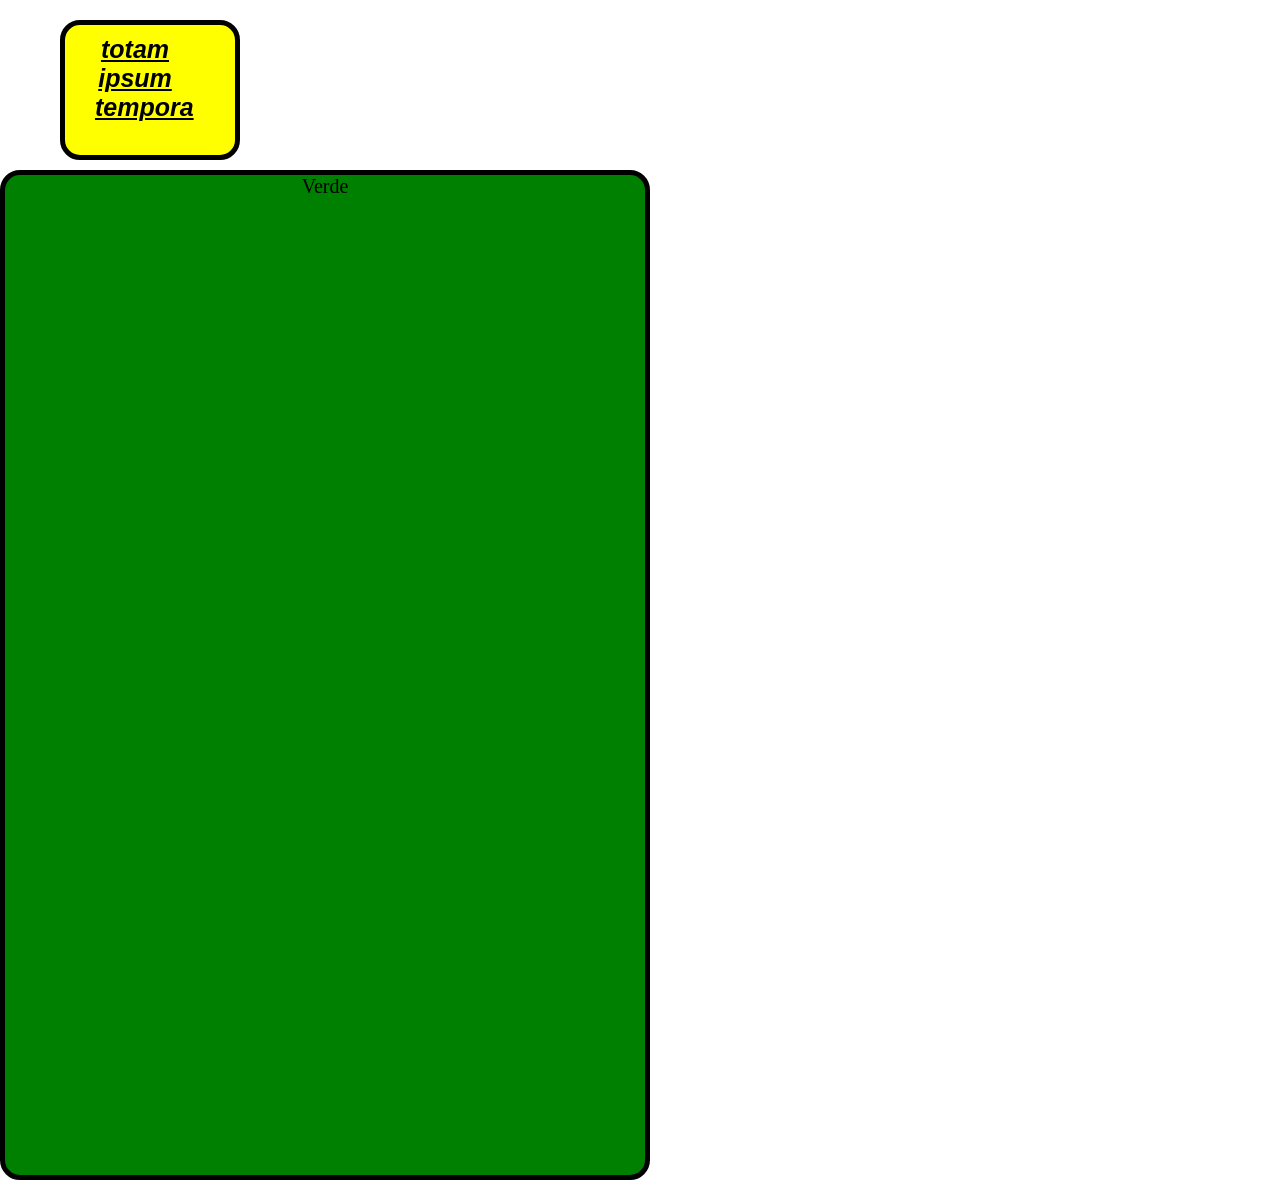
<file: html/estilo.html>
<!DOCTYPE html>
<html lang="pt-br">
<head>
    <meta charset="UTF-8">
    <meta http-equiv="X-UA-Compatible" content="IE=edge">
    <link href="style.css" rel="stylesheet">
    <link rel="icon" type="image/svg+xml" href="https://encrypted-tbn0.gstatic.com/images?q=tbn:ANd9GcT04P8h1MeRLowCWvHK6VkvcWfWWLMsWIUzgQ&usqp=CAU" />
    <meta name="viewport" content="width=device-width, initial-scale=1.0">
    <title>Estilo</title>
</head>
<body>
    <div id="quadrado-01">totam ipsum tempora </div>
    <div id="quadrado-02">
        Verde
    </div>
</body>
</html>
</file>
<file: desenvolvimento-site-main/css/style.css>
body {
    font-family: 'Poppins', sans-serif;
}

.color-azul {
    color: #242f51 !important;
}

.navbar-light .navbar-nav .nav-link {
    color: #242f51 !important;
    font-size: 14px;
    font-weight: 500;
    padding-top: 20px;
}

.navbar-light .navbar-nav .nav-link:hover {
    color: #fcae61 !important;
}

.btn-applab {
    background-color: #2500f9;
    color: #fff;
    padding: 8px 25px;
    border: 0;
    border-radius: 30px;
    font-weight: 500;
}

.btn-applab:hover {
    background-color: #fff;
    border: 1px solid #2500f9;
    color: #2500f9;
}

#imagem-celular {
    height: 500px;
}

#titulo {
    padding-top: 110px;
}

#apresentacao h1 {
    font-weight: bold;
    color: #242f51;
}

#apresentacao h5 {
    font-size: 12px;
    margin-top: 15px;
    margin-bottom: 30px;
}

.btn-applab-limpo {
    border: 0px;
    background-color: transparent;
    color: #2500f9;
}

.btn-applab-limpo:hover {
    text-decoration: underline;
}

#apresentacao {
    background-image: url('../img/Vector Smart Object2.png');
    background-repeat: no-repeat;
    background-size: contain;
    background-position: center;
}

#cidadezinha {
    background-image: url('../img/Layer 5.png');
    background-repeat: no-repeat;
    background-position: bottom;
    background-size: contain;
}

#sobre {
    margin-top: 120px;
}

#sobre img {
    height: 400px;
}

#sobre h2 {
    font-weight: bold;
    font-size: 25px;
    width: 250px;
    color: #242f51;
}

#sobre p {
    color: #616368;
    margin-top: 20px;
    font-size: 14px;
    width: 320px;
}

#funcionalidades h2, #faq h2 {
    font-weight: bold;
    width: 410px;
    margin: 0 auto;
}

.text-explicativo {
    color: #616368;
    width: 480px;
    margin: 0 auto;
    font-size: 12px;
}

#lista-funcionalidades h5 {
    margin-top: 20px;
    margin-bottom: 10px;
    font-weight: bold;
}

#lista-funcionalidades p {
    color: #616368;
    font-size: 12px;
}

#accordionPanelsStayOpenExample {
    width: 700px;
    max-width: 100%;
    margin: 50px auto;
}

.accordion-button, .accordion-body {
    background-color: #eeeef0 !important;
}

.accordion-button {
    box-shadow: initial !important;
}

.accordion-item {
    border: 0px;
    margin-bottom: 10px;
}

.accordion-button {
    font-weight: bold;
    color: #242f51 !important;
    font-size: 15px;
}

.accordion-body {
    font-size: 12px;
    color: #616368;
}

#download {
    margin-top: 100px;
    padding-top: 40px;
    background-image: url('../img/Vector Smart Object4.png');
    background-repeat: no-repeat;
    background-size: contain;
    background-position: bottom right;
    height: 300px;
}

#download h2 {
    font-weight: bold;
}

#download p {
    color: #616368;
    font-size: 12px;
    width: 450px;
    margin-top: 20px;
    margin-bottom: 40px;
}

#download img {
    width: 150px;
}

footer {
    background-color: #09142e;
    height: 400px;
    padding-top: 80px;
}

footer img {
    margin-bottom: 40px;
}

footer .nav-link {
    color: #fff !important;
    font-size: 12px;
}

.menu-inferior {
    margin: 0 auto; 
    width: 400px;
}

footer p {
    font-size: 12px;
}
</file>
<file: Front_End/style/style.css>
#background {
    background-image: url(https://static.escolakids.uol.com.br/conteudo_legenda/c15374255f16230a12fab7c8d89eee4e.jpg);
    background-size: cover;
    background-repeat: no-repeat;
    position: absolute;
    top: 0;
    bottom: 0;
    left: 0;
    right: 0;
    z-index: -1;
}
.input{
    width: 80%;
}
#pesquesar{
    display: flex;
    justify-content: center;
    margin: 5px;
}
#spinner{
    display: none;
    margin-left: 5px;
}
#list{
    display: flex;
    flex-direction: column;
    justify-content: center;
    background-color: aqua;
}
</file>
<file: site/style.css>
body {
    font-family: 'Poppins' !important;
}

.navbar-nav .nav-link.active {
    margin-right: 20px;
    color: #242f51 !important;
    font-weight: 600;
}

.navbar-nav .nav-link.active:hover {
    color: #2500f9 !important;
}

.botao-azul {
    background-color: #2500f9;
    color: #fff;
    padding: 10px 35px;
    border-radius: 30px;
    border: 1px solid #2500f9;
    font-weight: 600;
}

.botao-azul:hover {
    background-color: #fff;
    color: #2500f9;
    border: 1px solid #2500f9;
}

#esquerdo {
    padding-top: 200px;
}

#esquerdo img {
    padding-bottom: 30px;
}

h1 {
   padding-bottom: 15px; 
   font-size: 60px !important;
   font-weight: bold !important;
   color: #242f51 !important;
}

#esquerdo p {
    padding-bottom: 20px;
}

#home {
    background-image: url('./img/Vector Smart Object2.png'), url('./img/Layer 5.png');
    background-repeat: no-repeat;
    background-position: bottom;
    background-size: contain;
}

#features h2 {
    color: #242f51;
    font-weight: bold !important;
    width: 400px;
}

#features .justify-content-center p {
    width: 600px;
    margin-bottom: 100px;
}

#features h4 {
    margin-top: 30px;
    margin-bottom: 30px;
    font-size: 18px;
    font-weight: bold;
    color: #242f51;
}

#features .col-md-4 {
    padding: 0px 50px;
    margin-bottom: 50px;
}


#designed h3 {
    margin-top: 30px;
    margin-bottom: 30px;
    font-size: 30px;
    font-weight: bold;
    color: #242f51;
    
}
#designed .col-md-6 {
    padding: 0px 80px;
    margin-bottom: 50px;
}

#designed .col-md-6 p {
    width: 300px;
    margin-bottom: 10px;
    
}
#designed .col-md-6{
    padding: 0px 10px;
    background-color: #fff;
}
</file>
<file: html/style.css>
*{
    margin: 0;
    width: 100%;
}
div{
    border: 5px solid black;
    border-radius: 20px;
    width: calc(90px - 10px);
    height: 100px;
}
#quadrado-01{
    background-color: yellow;
    margin: 20px 40px 10px 60px;
    padding: 10px 60px 20px 30px;
    font-family:Arial, sans-serif;
    text-align: center;
    font-size: 25px;
    font-weight: bold;
    text-decoration: underline ;
    font-style: italic;
    
}


#quadrado-02{
    background-image: url(https://media.tenor.com/OKLkZ1Um5HIAAAAM/mad-typing.gif);
    background-size: cover;
    background-repeat: no-repeat;
    background-position: center;
    width: 50%;
    height: 1000px;

    
    background-color:green;
    text-align: center;
    font-size: 20px;
}
</file>
